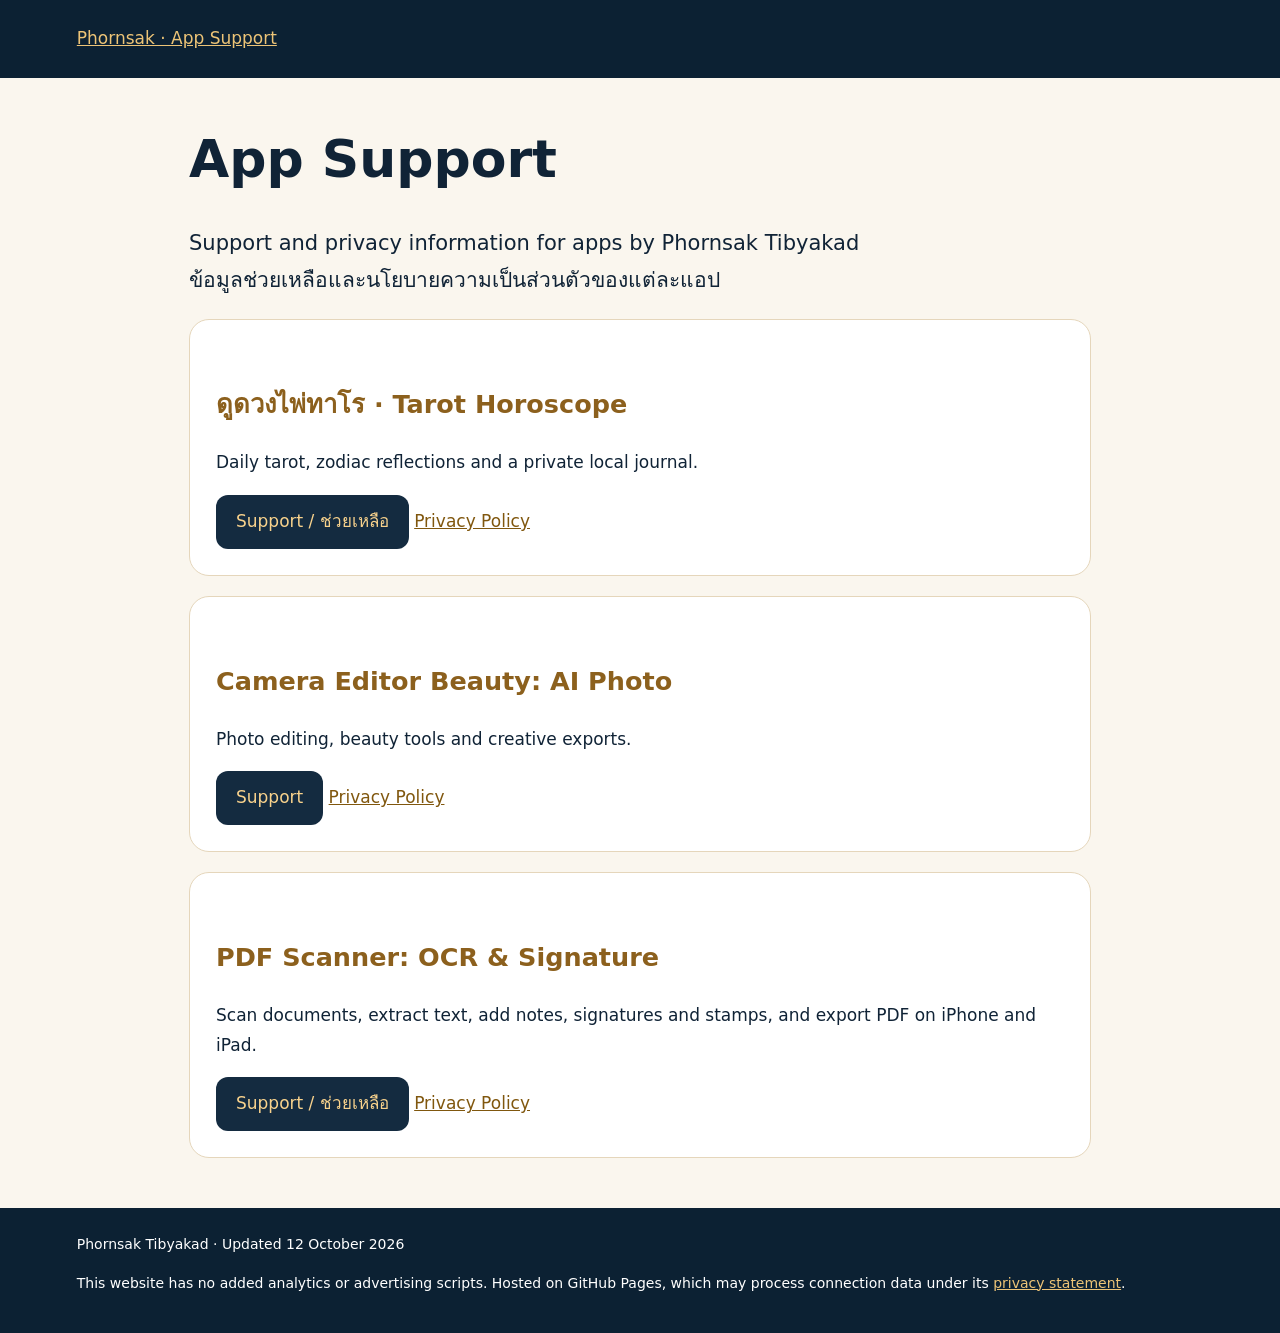
<file: index.html>
<!doctype html><html lang="en"><head><meta charset="utf-8"><meta name="viewport" content="width=device-width,initial-scale=1"><title>App Support · Phornsak Tibyakad</title><link rel="stylesheet" href="styles.css"></head><body><header><nav><a href="index.html">Phornsak · App Support</a></nav></header><main><h1>App Support</h1><p class="lead">Support and privacy information for apps by Phornsak Tibyakad<br>ข้อมูลช่วยเหลือและนโยบายความเป็นส่วนตัวของแต่ละแอป</p><section><h2>ดูดวงไพ่ทาโร · Tarot Horoscope</h2><p>Daily tarot, zodiac reflections and a private local journal.</p><a class="button" href="tarot-horoscope/support.html">Support / ช่วยเหลือ</a> <a href="tarot-horoscope/privacy.html">Privacy Policy</a></section><section><h2>Camera Editor Beauty: AI Photo</h2><p>Photo editing, beauty tools and creative exports.</p><a class="button" href="camera-editor-beauty/support.html">Support</a> <a href="camera-editor-beauty/privacy.html">Privacy Policy</a></section><section><h2>PDF Scanner: OCR &amp; Signature</h2><p>Scan documents, extract text, add notes, signatures and stamps, and export PDF on iPhone and iPad.</p><a class="button" href="scanner-pdf/support.html">Support / ช่วยเหลือ</a> <a href="scanner-pdf/privacy.html">Privacy Policy</a></section></main><footer>Phornsak Tibyakad · Updated 12 October 2026<p>This website has no added analytics or advertising scripts. Hosted on GitHub Pages, which may process connection data under its <a href="https://docs.github.com/en/site-policy/privacy-policies/github-general-privacy-statement">privacy statement</a>.</p></footer></body></html>
</file>
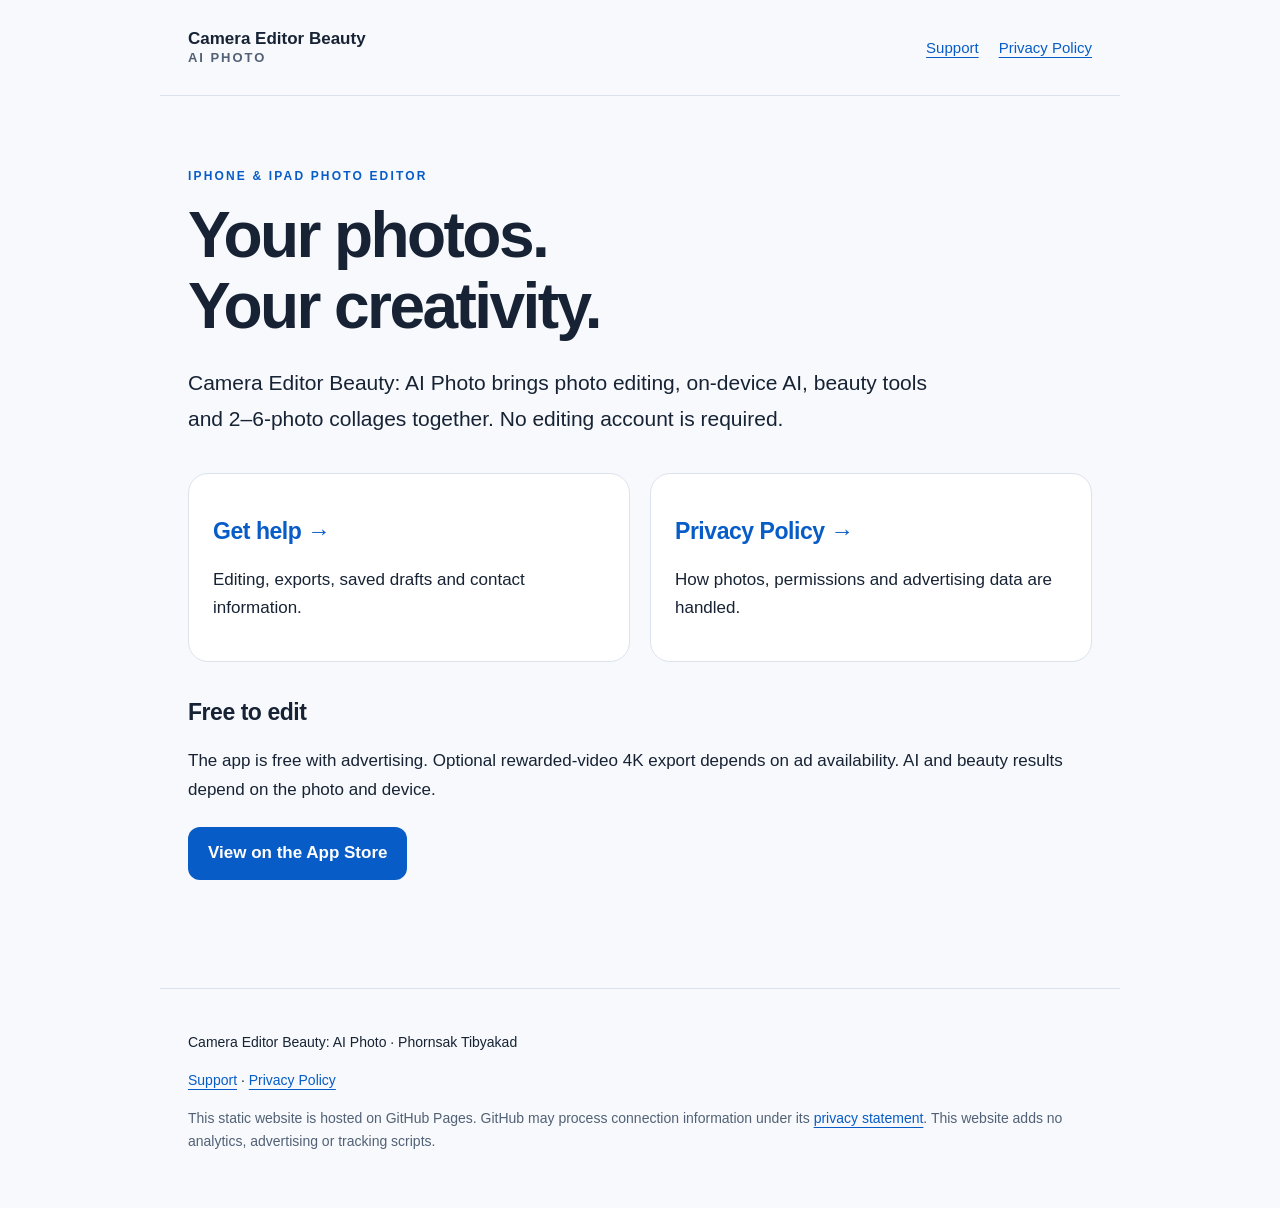
<file: camera-editor-beauty/index.html>
<!doctype html>
<html lang="en"><head><meta charset="utf-8"><meta name="viewport" content="width=device-width,initial-scale=1"><meta name="color-scheme" content="light dark"><meta name="description" content="Official privacy and support information for Camera Editor Beauty: AI Photo, an iPhone and iPad photo editor."><title>Privacy &amp; Support — Camera Editor Beauty: AI Photo</title><link rel="canonical" href="https://phornsak-t.github.io/camera-editor-beauty-support/"><link rel="stylesheet" href="styles.css"></head>
<body><header><a class="brand" href="index.html">Camera Editor Beauty<span>AI Photo</span></a><nav aria-label="Main navigation"><a href="support.html">Support</a><a href="privacy.html">Privacy Policy</a></nav></header><main><p class="eyebrow">IPHONE & IPAD PHOTO EDITOR</p><h1>Your photos.<br>Your creativity.</h1><p class="lead">Camera Editor Beauty: AI Photo brings photo editing, on-device AI, beauty tools and 2–6-photo collages together. No editing account is required.</p><div class="cards"><a class="card" href="support.html"><h2>Get help →</h2><p>Editing, exports, saved drafts and contact information.</p></a><a class="card" href="privacy.html"><h2>Privacy Policy →</h2><p>How photos, permissions and advertising data are handled.</p></a></div><section><h2>Free to edit</h2><p>The app is free with advertising. Optional rewarded-video 4K export depends on ad availability. AI and beauty results depend on the photo and device.</p><a class="button" href="https://apps.apple.com/app/id1072042658">View on the App Store</a></section></main><footer><p>Camera Editor Beauty: AI Photo · Phornsak Tibyakad</p><a href="support.html">Support</a> · <a href="privacy.html">Privacy Policy</a><p class="muted">This static website is hosted on GitHub Pages. GitHub may process connection information under its <a href="https://docs.github.com/en/site-policy/privacy-policies/github-general-privacy-statement">privacy statement</a>. This website adds no analytics, advertising or tracking scripts.</p></footer></body></html>
</file>
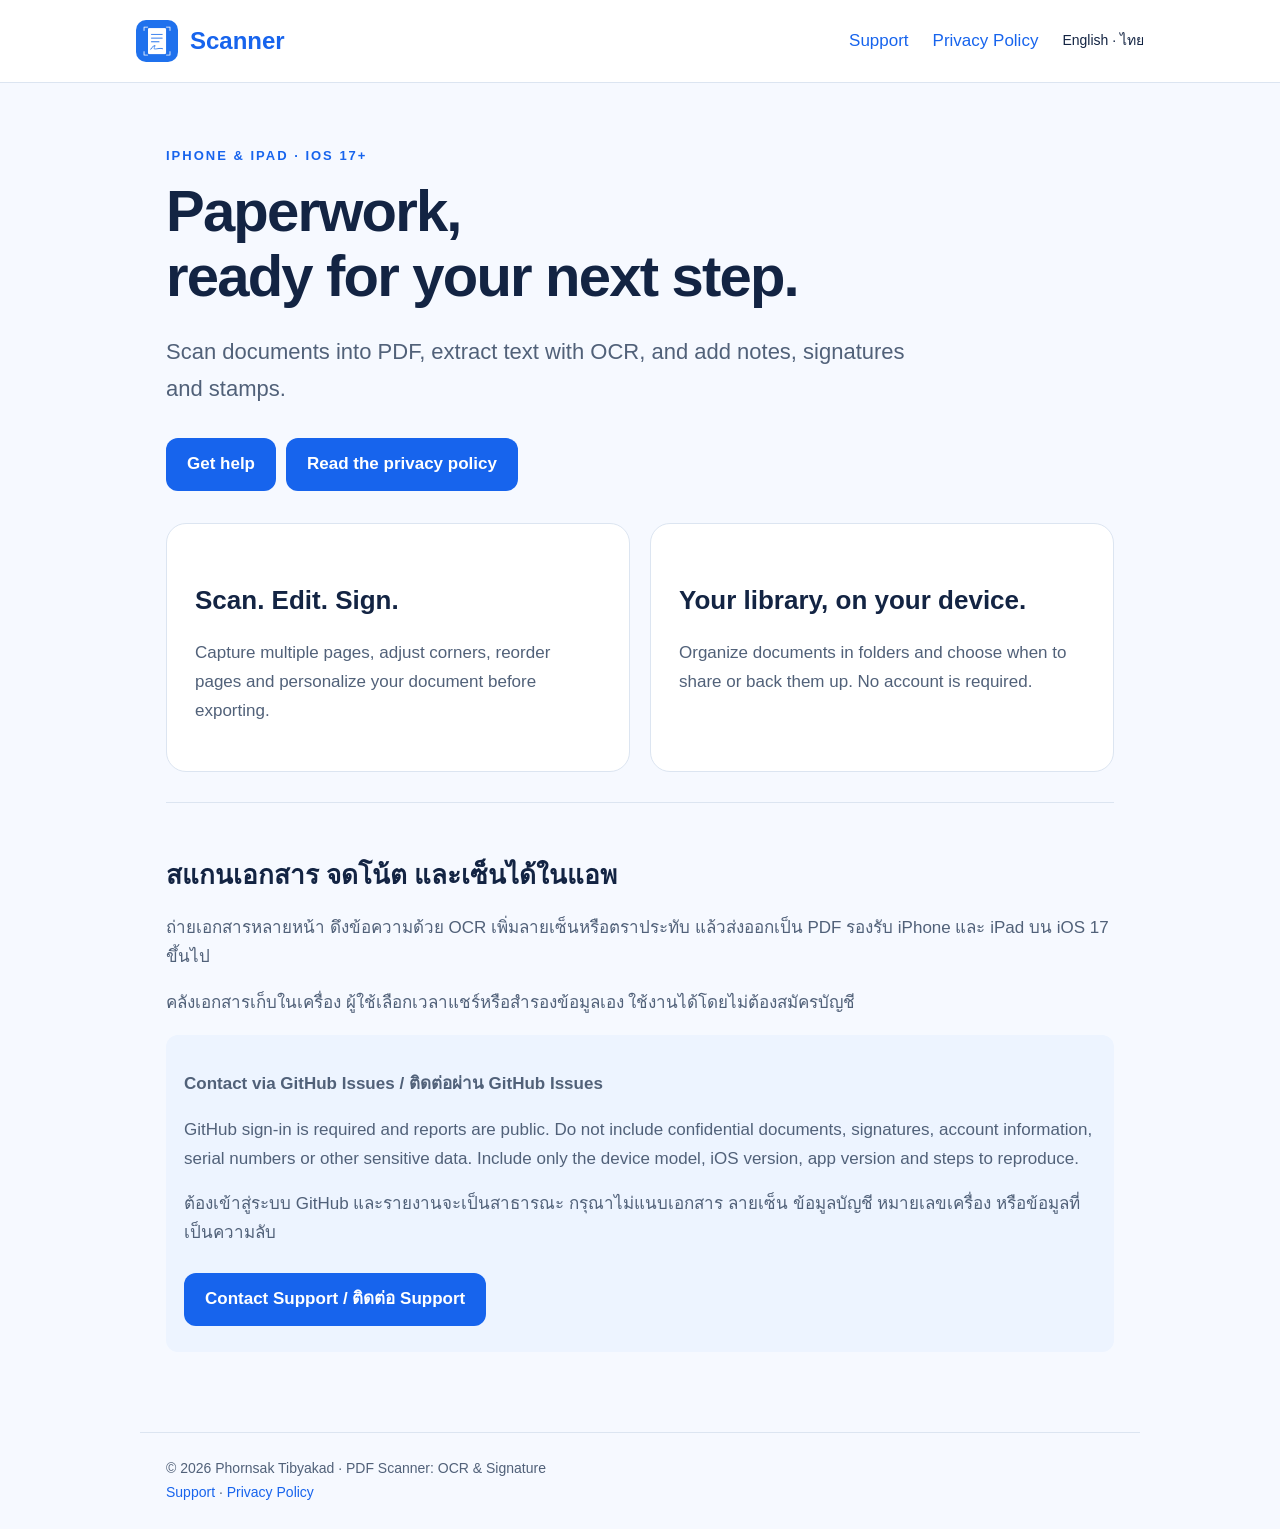
<file: scanner-pdf/index.html>
<!doctype html><html lang="en"><head><meta charset="utf-8"><meta name="viewport" content="width=device-width,initial-scale=1"><meta name="description" content="Support and privacy information for PDF Scanner: OCR & Signature on iPhone and iPad."><link rel="stylesheet" href="styles.css"><title>Scanner — Scanner</title><link rel="canonical" href="https://phornsak-t.github.io/app-support/scanner-pdf/index.html"></head><body><header><nav aria-label="Main navigation"><a class="brand" href="index.html"><img src="app-icon.png" alt="">Scanner</a><a href="support.html">Support</a><a href="privacy.html">Privacy Policy</a><span class="langs">English · ไทย</span></nav></header><main><div class="eyebrow">IPHONE & IPAD · IOS 17+</div><h1>Paperwork,<br>ready for your next step.</h1><p class="lead">Scan documents into PDF, extract text with OCR, and add notes, signatures and stamps.</p><a class="button" href="support.html">Get help</a><a class="button" href="privacy.html">Read the privacy policy</a><div class="grid"><section class="card"><h2>Scan. Edit. Sign.</h2><p>Capture multiple pages, adjust corners, reorder pages and personalize your document before exporting.</p></section><section class="card"><h2>Your library, on your device.</h2><p>Organize documents in folders and choose when to share or back them up. No account is required.</p></section></div><section class="thai" lang="th"><h2>สแกนเอกสาร จดโน้ต และเซ็นได้ในแอพ</h2><p>ถ่ายเอกสารหลายหน้า ดึงข้อความด้วย OCR เพิ่มลายเซ็นหรือตราประทับ แล้วส่งออกเป็น PDF รองรับ iPhone และ iPad บน iOS 17 ขึ้นไป</p><p>คลังเอกสารเก็บในเครื่อง ผู้ใช้เลือกเวลาแชร์หรือสำรองข้อมูลเอง ใช้งานได้โดยไม่ต้องสมัครบัญชี</p></section><div class="contact"><p><strong>Contact via GitHub Issues / ติดต่อผ่าน GitHub Issues</strong></p><p>GitHub sign-in is required and reports are public. Do not include confidential documents, signatures, account information, serial numbers or other sensitive data. Include only the device model, iOS version, app version and steps to reproduce.</p><p lang="th">ต้องเข้าสู่ระบบ GitHub และรายงานจะเป็นสาธารณะ กรุณาไม่แนบเอกสาร ลายเซ็น ข้อมูลบัญชี หมายเลขเครื่อง หรือข้อมูลที่เป็นความลับ</p><a class="button" href="https://github.com/phornsak-t/app-support/issues/new?title=%5BScanner%5D%20Support">Contact Support / ติดต่อ Support</a></div></main><footer>© 2026 Phornsak Tibyakad · PDF Scanner: OCR & Signature<br><a href="support.html">Support</a> · <a href="privacy.html">Privacy Policy</a></footer></body></html>
</file>
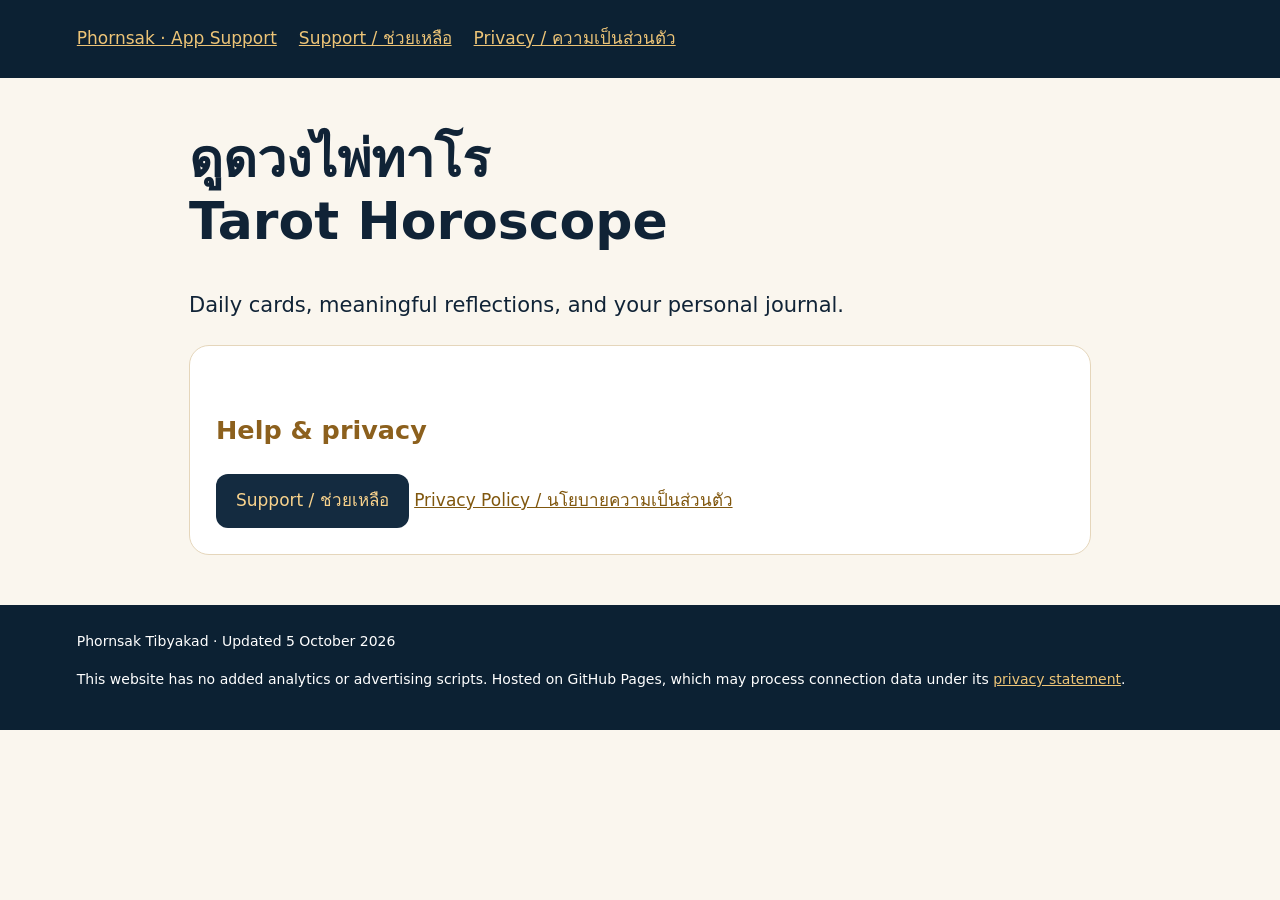
<file: tarot-horoscope/index.html>
<!doctype html><html lang="en"><head><meta charset="utf-8"><meta name="viewport" content="width=device-width,initial-scale=1"><title>Tarot Horoscope</title><link rel="stylesheet" href="../styles.css"></head><body><header><nav><a href="../index.html">Phornsak · App Support</a><a href="support.html">Support / ช่วยเหลือ</a><a href="privacy.html">Privacy / ความเป็นส่วนตัว</a></nav></header><main><h1>ดูดวงไพ่ทาโร<br>Tarot Horoscope</h1><p class="lead">Daily cards, meaningful reflections, and your personal journal.</p><section><h2>Help & privacy</h2><a class="button" href="support.html">Support / ช่วยเหลือ</a> <a href="privacy.html">Privacy Policy / นโยบายความเป็นส่วนตัว</a></section></main><footer>Phornsak Tibyakad · Updated 5 October 2026<p>This website has no added analytics or advertising scripts. Hosted on GitHub Pages, which may process connection data under its <a href="https://docs.github.com/en/site-policy/privacy-policies/github-general-privacy-statement">privacy statement</a>.</p></footer></body></html>
</file>
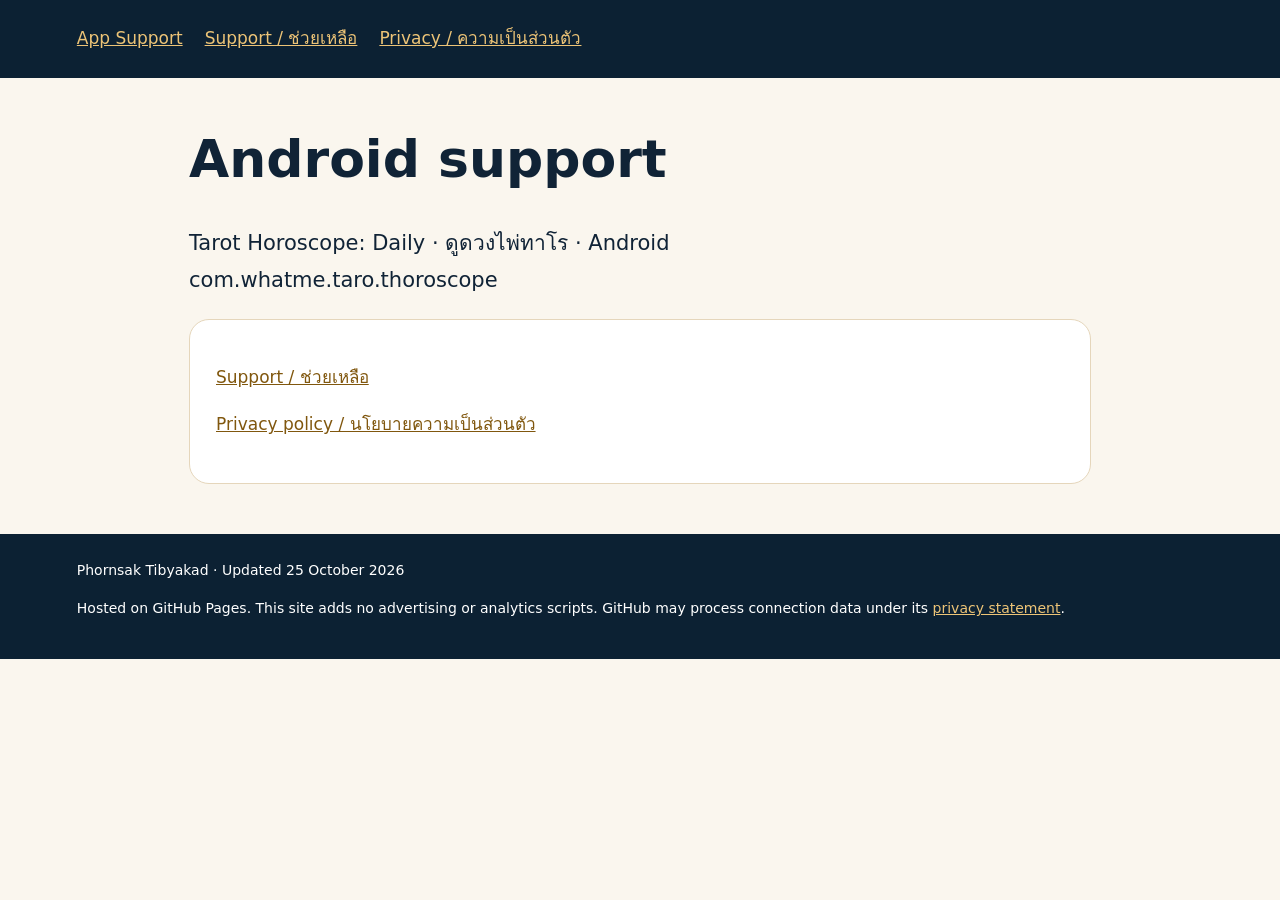
<file: tarot-horoscope/android/index.html>
<!doctype html><html lang="en"><head><meta charset="utf-8"><meta name="viewport" content="width=device-width,initial-scale=1"><title>Tarot Horoscope Android · Android support</title><link rel="stylesheet" href="../../styles.css"></head><body><header><nav><a href="../../index.html">App Support</a><a href="support.html">Support / ช่วยเหลือ</a><a href="privacy.html">Privacy / ความเป็นส่วนตัว</a></nav></header><main><h1>Android support</h1><p class="lead">Tarot Horoscope: Daily · ดูดวงไพ่ทาโร · Android<br>com.whatme.taro.thoroscope</p><section><p><a href="support.html">Support / ช่วยเหลือ</a></p><p><a href="privacy.html">Privacy policy / นโยบายความเป็นส่วนตัว</a></p></section></main><footer>Phornsak Tibyakad · Updated 25 October 2026<p>Hosted on GitHub Pages. This site adds no advertising or analytics scripts. GitHub may process connection data under its <a href="https://docs.github.com/en/site-policy/privacy-policies/github-general-privacy-statement">privacy statement</a>.</p></footer></body></html>
</file>
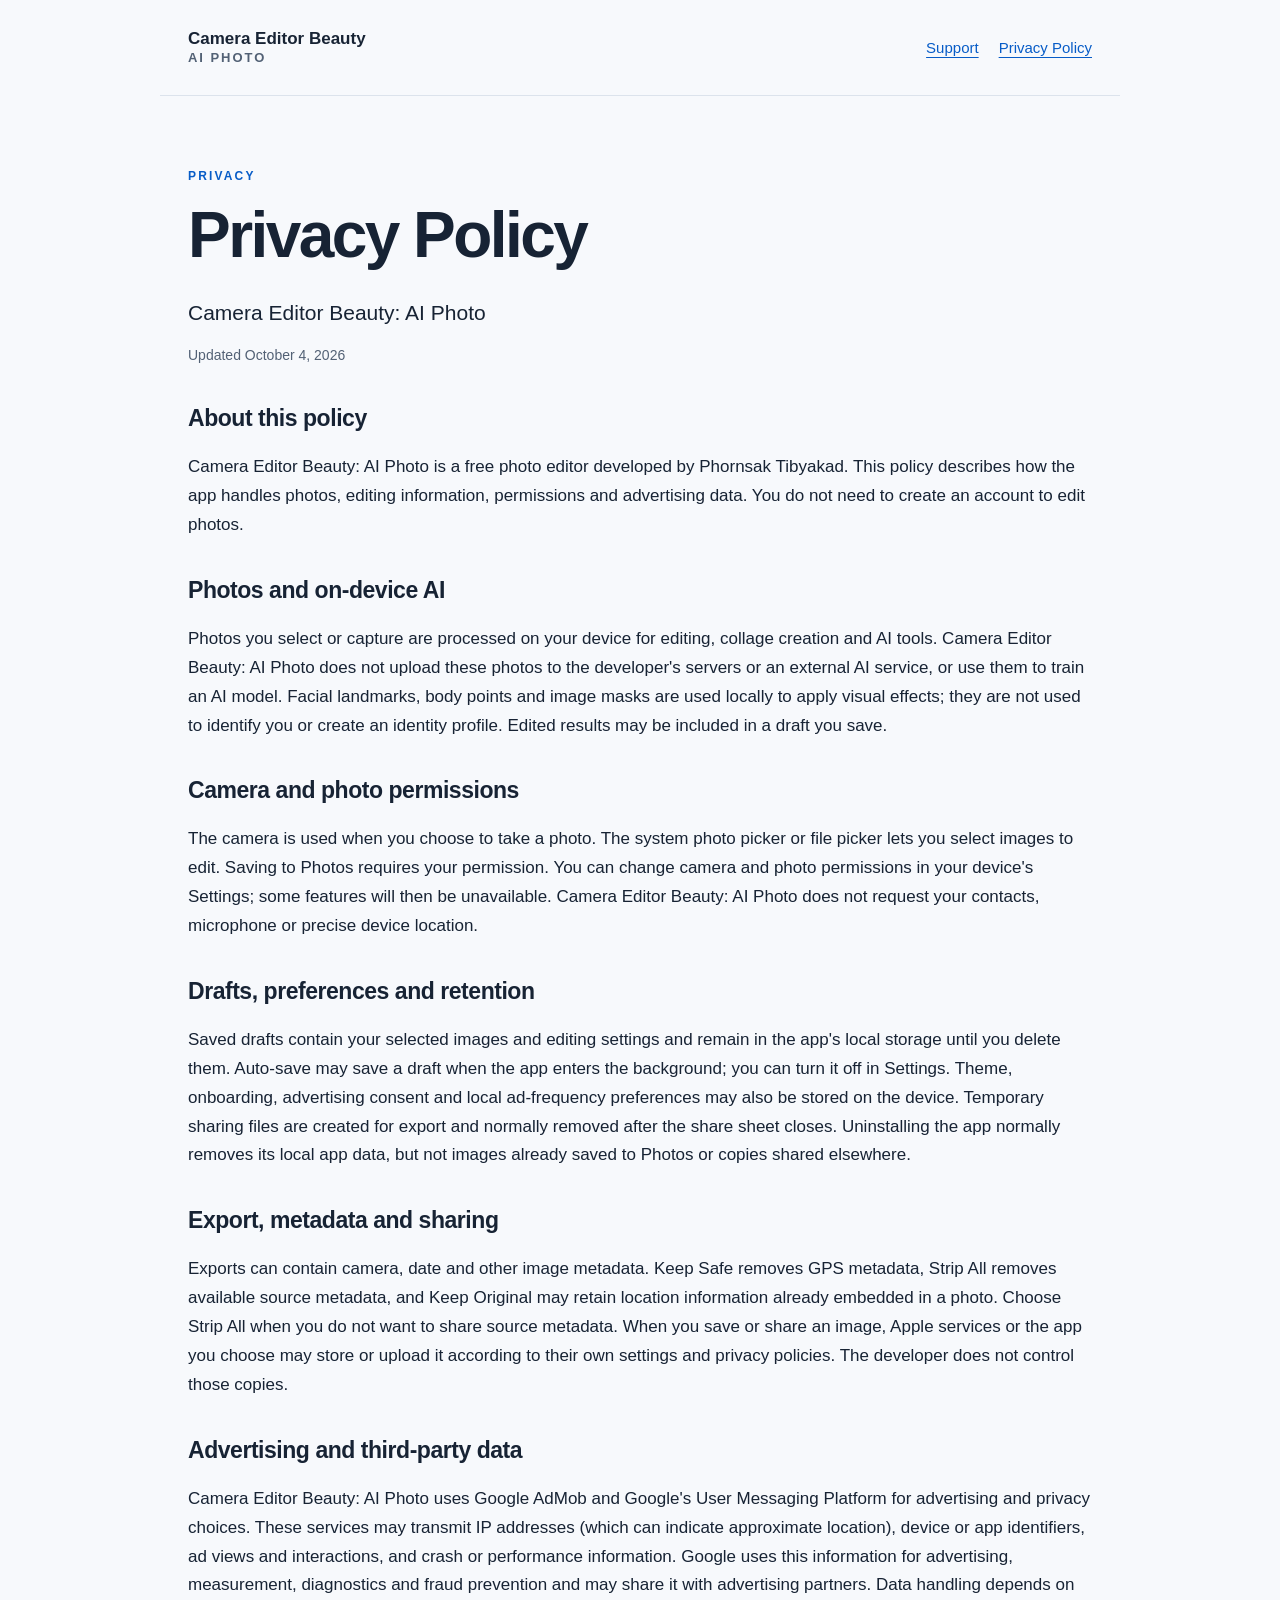
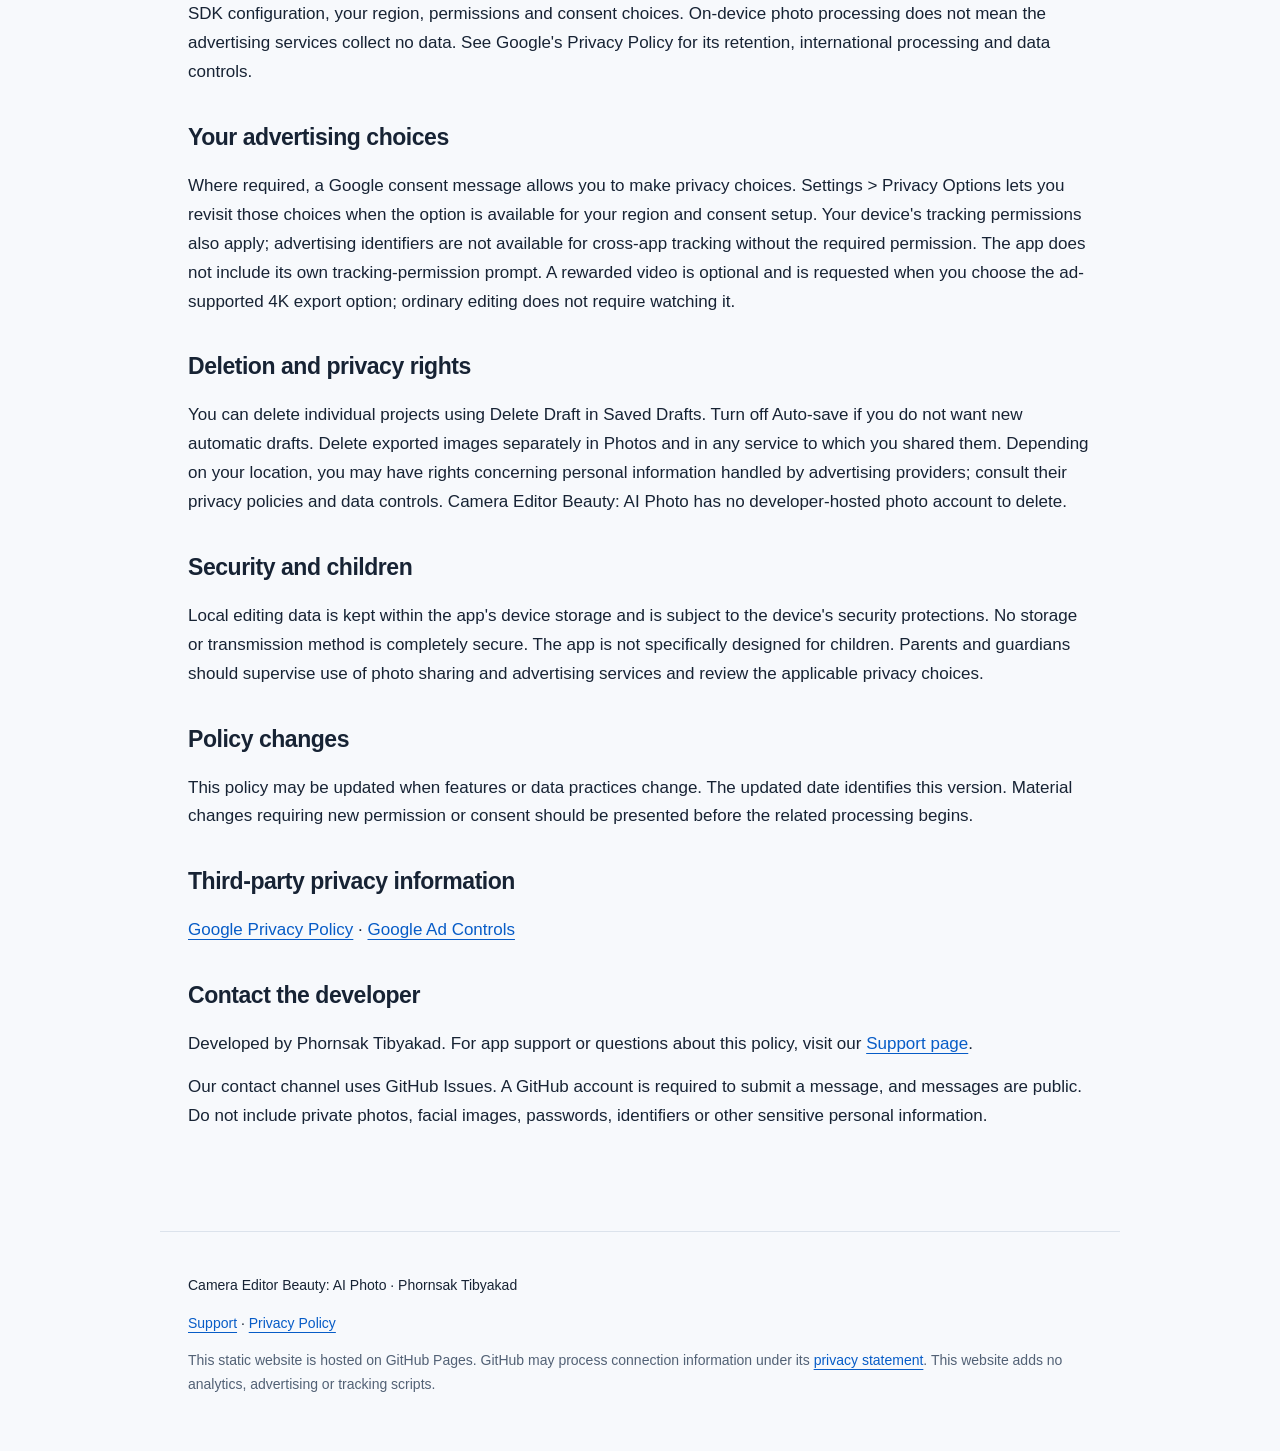
<file: camera-editor-beauty/privacy.html>
<!doctype html>
<html lang="en"><head><meta charset="utf-8"><meta name="viewport" content="width=device-width,initial-scale=1"><meta name="color-scheme" content="light dark"><meta name="description" content="Official privacy and support information for Camera Editor Beauty: AI Photo, an iPhone and iPad photo editor."><title>Privacy Policy — Camera Editor Beauty: AI Photo</title><link rel="canonical" href="https://phornsak-t.github.io/camera-editor-beauty-support/privacy.html"><link rel="stylesheet" href="styles.css"></head>
<body><header><a class="brand" href="index.html">Camera Editor Beauty<span>AI Photo</span></a><nav aria-label="Main navigation"><a href="support.html">Support</a><a href="privacy.html">Privacy Policy</a></nav></header><main><p class="eyebrow">PRIVACY</p><h1>Privacy Policy</h1><p class="lead">Camera Editor Beauty: AI Photo</p><p class="muted">Updated October 4, 2026</p><section><h2>About this policy</h2><p>Camera Editor Beauty: AI Photo is a free photo editor developed by Phornsak Tibyakad. This policy describes how the app handles photos, editing information, permissions and advertising data. You do not need to create an account to edit photos.</p></section>
<section><h2>Photos and on-device AI</h2><p>Photos you select or capture are processed on your device for editing, collage creation and AI tools. Camera Editor Beauty: AI Photo does not upload these photos to the developer's servers or an external AI service, or use them to train an AI model. Facial landmarks, body points and image masks are used locally to apply visual effects; they are not used to identify you or create an identity profile. Edited results may be included in a draft you save.</p></section>
<section><h2>Camera and photo permissions</h2><p>The camera is used when you choose to take a photo. The system photo picker or file picker lets you select images to edit. Saving to Photos requires your permission. You can change camera and photo permissions in your device's Settings; some features will then be unavailable. Camera Editor Beauty: AI Photo does not request your contacts, microphone or precise device location.</p></section>
<section><h2>Drafts, preferences and retention</h2><p>Saved drafts contain your selected images and editing settings and remain in the app's local storage until you delete them. Auto-save may save a draft when the app enters the background; you can turn it off in Settings. Theme, onboarding, advertising consent and local ad-frequency preferences may also be stored on the device. Temporary sharing files are created for export and normally removed after the share sheet closes. Uninstalling the app normally removes its local app data, but not images already saved to Photos or copies shared elsewhere.</p></section>
<section><h2>Export, metadata and sharing</h2><p>Exports can contain camera, date and other image metadata. Keep Safe removes GPS metadata, Strip All removes available source metadata, and Keep Original may retain location information already embedded in a photo. Choose Strip All when you do not want to share source metadata. When you save or share an image, Apple services or the app you choose may store or upload it according to their own settings and privacy policies. The developer does not control those copies.</p></section>
<section><h2>Advertising and third-party data</h2><p>Camera Editor Beauty: AI Photo uses Google AdMob and Google's User Messaging Platform for advertising and privacy choices. These services may transmit IP addresses (which can indicate approximate location), device or app identifiers, ad views and interactions, and crash or performance information. Google uses this information for advertising, measurement, diagnostics and fraud prevention and may share it with advertising partners. Data handling depends on SDK configuration, your region, permissions and consent choices. On-device photo processing does not mean the advertising services collect no data. See Google's Privacy Policy for its retention, international processing and data controls.</p></section>
<section><h2>Your advertising choices</h2><p>Where required, a Google consent message allows you to make privacy choices. Settings &gt; Privacy Options lets you revisit those choices when the option is available for your region and consent setup. Your device's tracking permissions also apply; advertising identifiers are not available for cross-app tracking without the required permission. The app does not include its own tracking-permission prompt. A rewarded video is optional and is requested when you choose the ad-supported 4K export option; ordinary editing does not require watching it.</p></section>
<section><h2>Deletion and privacy rights</h2><p>You can delete individual projects using Delete Draft in Saved Drafts. Turn off Auto-save if you do not want new automatic drafts. Delete exported images separately in Photos and in any service to which you shared them. Depending on your location, you may have rights concerning personal information handled by advertising providers; consult their privacy policies and data controls. Camera Editor Beauty: AI Photo has no developer-hosted photo account to delete.</p></section>
<section><h2>Security and children</h2><p>Local editing data is kept within the app's device storage and is subject to the device's security protections. No storage or transmission method is completely secure. The app is not specifically designed for children. Parents and guardians should supervise use of photo sharing and advertising services and review the applicable privacy choices.</p></section>
<section><h2>Policy changes</h2><p>This policy may be updated when features or data practices change. The updated date identifies this version. Material changes requiring new permission or consent should be presented before the related processing begins.</p></section><section><h2>Third-party privacy information</h2><p><a href="https://policies.google.com/privacy">Google Privacy Policy</a> · <a href="https://myadcenter.google.com/">Google Ad Controls</a></p></section><section><h2>Contact the developer</h2><p>Developed by Phornsak Tibyakad. For app support or questions about this policy, visit our <a href="support.html">Support page</a>.</p><p>Our contact channel uses GitHub Issues. A GitHub account is required to submit a message, and messages are public. Do not include private photos, facial images, passwords, identifiers or other sensitive personal information.</p></section></main><footer><p>Camera Editor Beauty: AI Photo · Phornsak Tibyakad</p><a href="support.html">Support</a> · <a href="privacy.html">Privacy Policy</a><p class="muted">This static website is hosted on GitHub Pages. GitHub may process connection information under its <a href="https://docs.github.com/en/site-policy/privacy-policies/github-general-privacy-statement">privacy statement</a>. This website adds no analytics, advertising or tracking scripts.</p></footer></body></html>
</file>
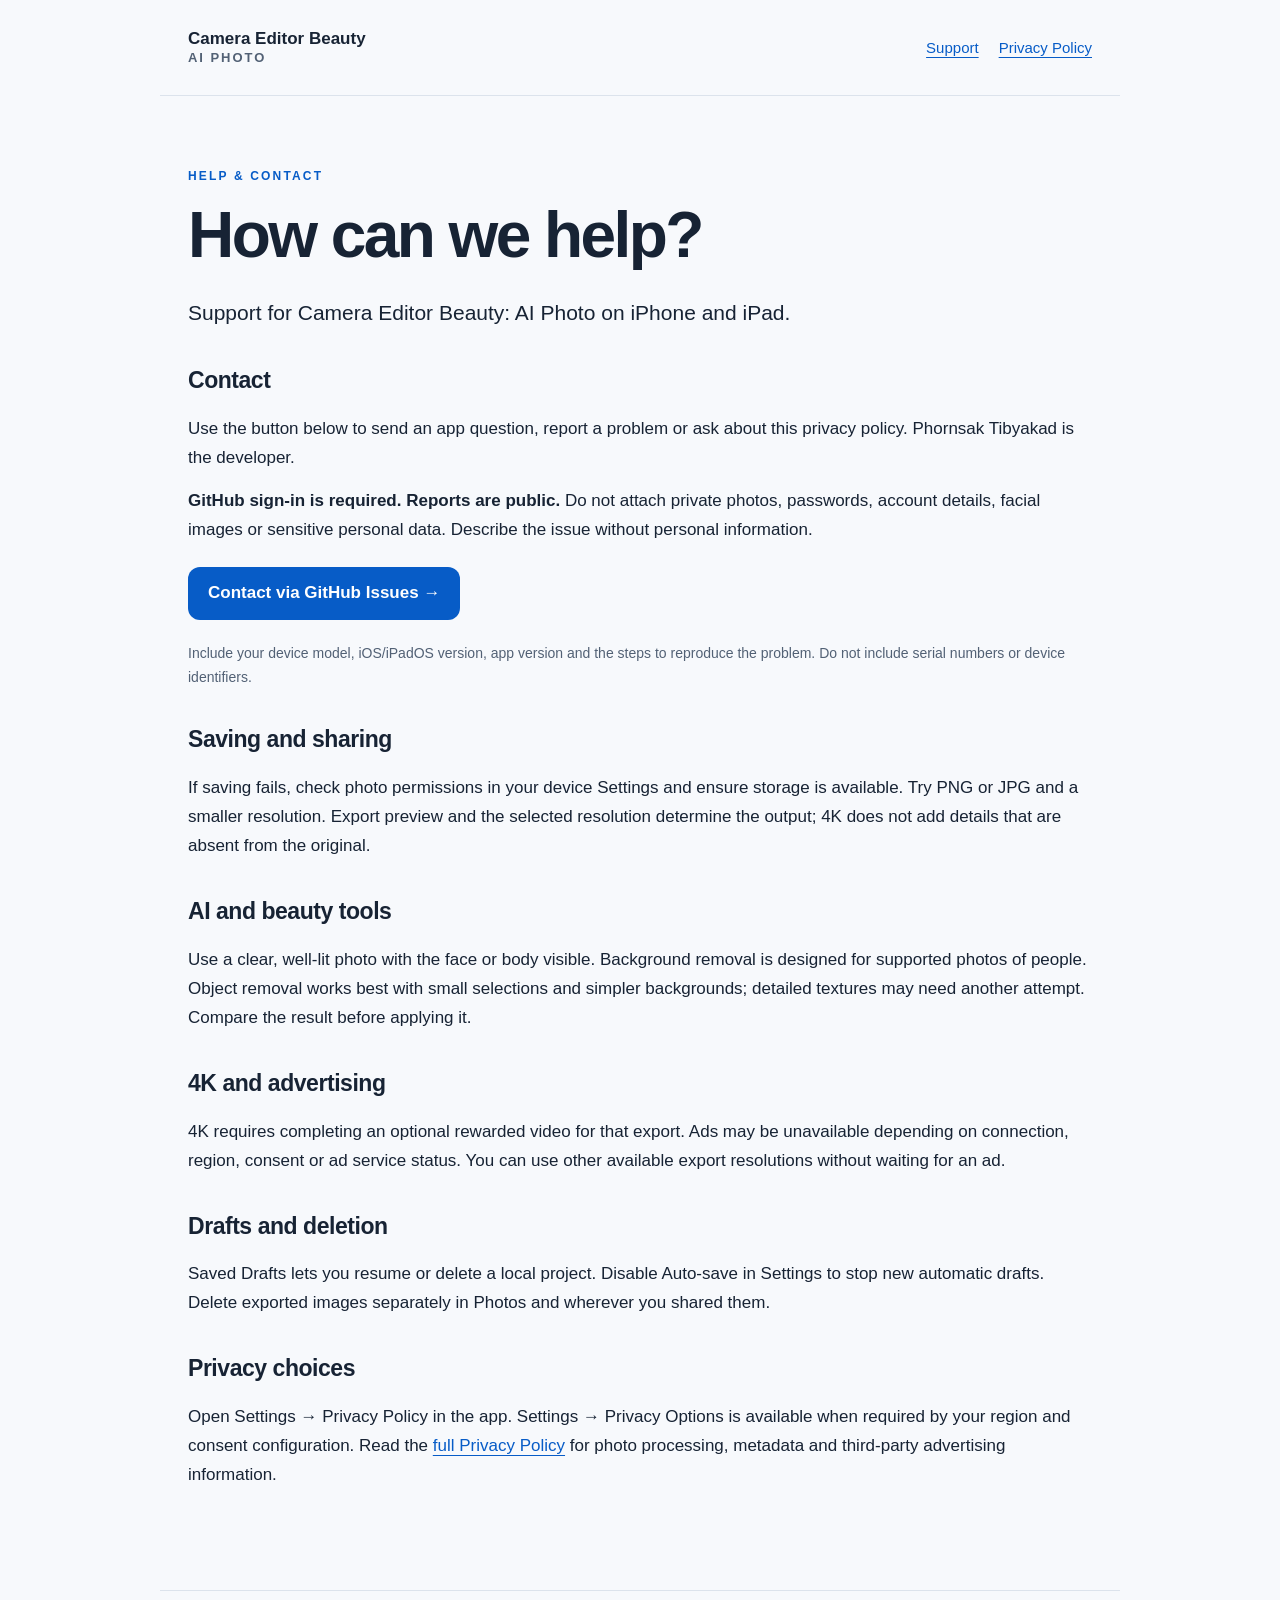
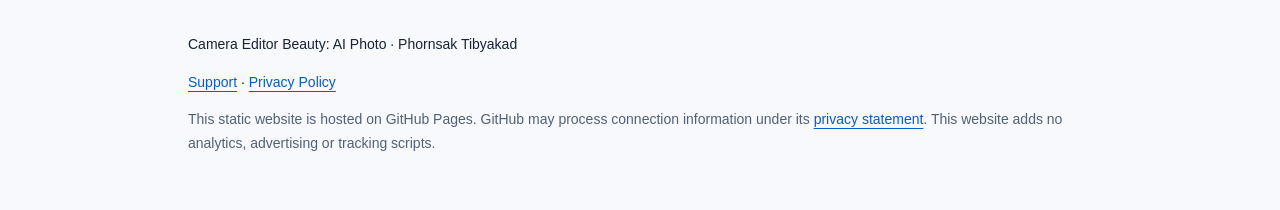
<file: camera-editor-beauty/support.html>
<!doctype html>
<html lang="en"><head><meta charset="utf-8"><meta name="viewport" content="width=device-width,initial-scale=1"><meta name="color-scheme" content="light dark"><meta name="description" content="Official privacy and support information for Camera Editor Beauty: AI Photo, an iPhone and iPad photo editor."><title>Support — Camera Editor Beauty: AI Photo</title><link rel="canonical" href="https://phornsak-t.github.io/camera-editor-beauty-support/support.html"><link rel="stylesheet" href="styles.css"></head>
<body><header><a class="brand" href="index.html">Camera Editor Beauty<span>AI Photo</span></a><nav aria-label="Main navigation"><a href="support.html">Support</a><a href="privacy.html">Privacy Policy</a></nav></header><main><p class="eyebrow">HELP & CONTACT</p><h1>How can we help?</h1><p class="lead">Support for Camera Editor Beauty: AI Photo on iPhone and iPad.</p><section><h2>Contact</h2><p>Use the button below to send an app question, report a problem or ask about this privacy policy. Phornsak Tibyakad is the developer.</p><p><strong>GitHub sign-in is required. Reports are public.</strong> Do not attach private photos, passwords, account details, facial images or sensitive personal data. Describe the issue without personal information.</p><a class="button" href="https://github.com/phornsak-t/camera-editor-beauty-support/issues/new">Contact via GitHub Issues →</a><p class="muted">Include your device model, iOS/iPadOS version, app version and the steps to reproduce the problem. Do not include serial numbers or device identifiers.</p></section><section><h2>Saving and sharing</h2><p>If saving fails, check photo permissions in your device Settings and ensure storage is available. Try PNG or JPG and a smaller resolution. Export preview and the selected resolution determine the output; 4K does not add details that are absent from the original.</p></section><section><h2>AI and beauty tools</h2><p>Use a clear, well-lit photo with the face or body visible. Background removal is designed for supported photos of people. Object removal works best with small selections and simpler backgrounds; detailed textures may need another attempt. Compare the result before applying it.</p></section><section><h2>4K and advertising</h2><p>4K requires completing an optional rewarded video for that export. Ads may be unavailable depending on connection, region, consent or ad service status. You can use other available export resolutions without waiting for an ad.</p></section><section><h2>Drafts and deletion</h2><p>Saved Drafts lets you resume or delete a local project. Disable Auto-save in Settings to stop new automatic drafts. Delete exported images separately in Photos and wherever you shared them.</p></section><section><h2>Privacy choices</h2><p>Open Settings → Privacy Policy in the app. Settings → Privacy Options is available when required by your region and consent configuration. Read the <a href="privacy.html">full Privacy Policy</a> for photo processing, metadata and third-party advertising information.</p></section></main><footer><p>Camera Editor Beauty: AI Photo · Phornsak Tibyakad</p><a href="support.html">Support</a> · <a href="privacy.html">Privacy Policy</a><p class="muted">This static website is hosted on GitHub Pages. GitHub may process connection information under its <a href="https://docs.github.com/en/site-policy/privacy-policies/github-general-privacy-statement">privacy statement</a>. This website adds no analytics, advertising or tracking scripts.</p></footer></body></html>
</file>
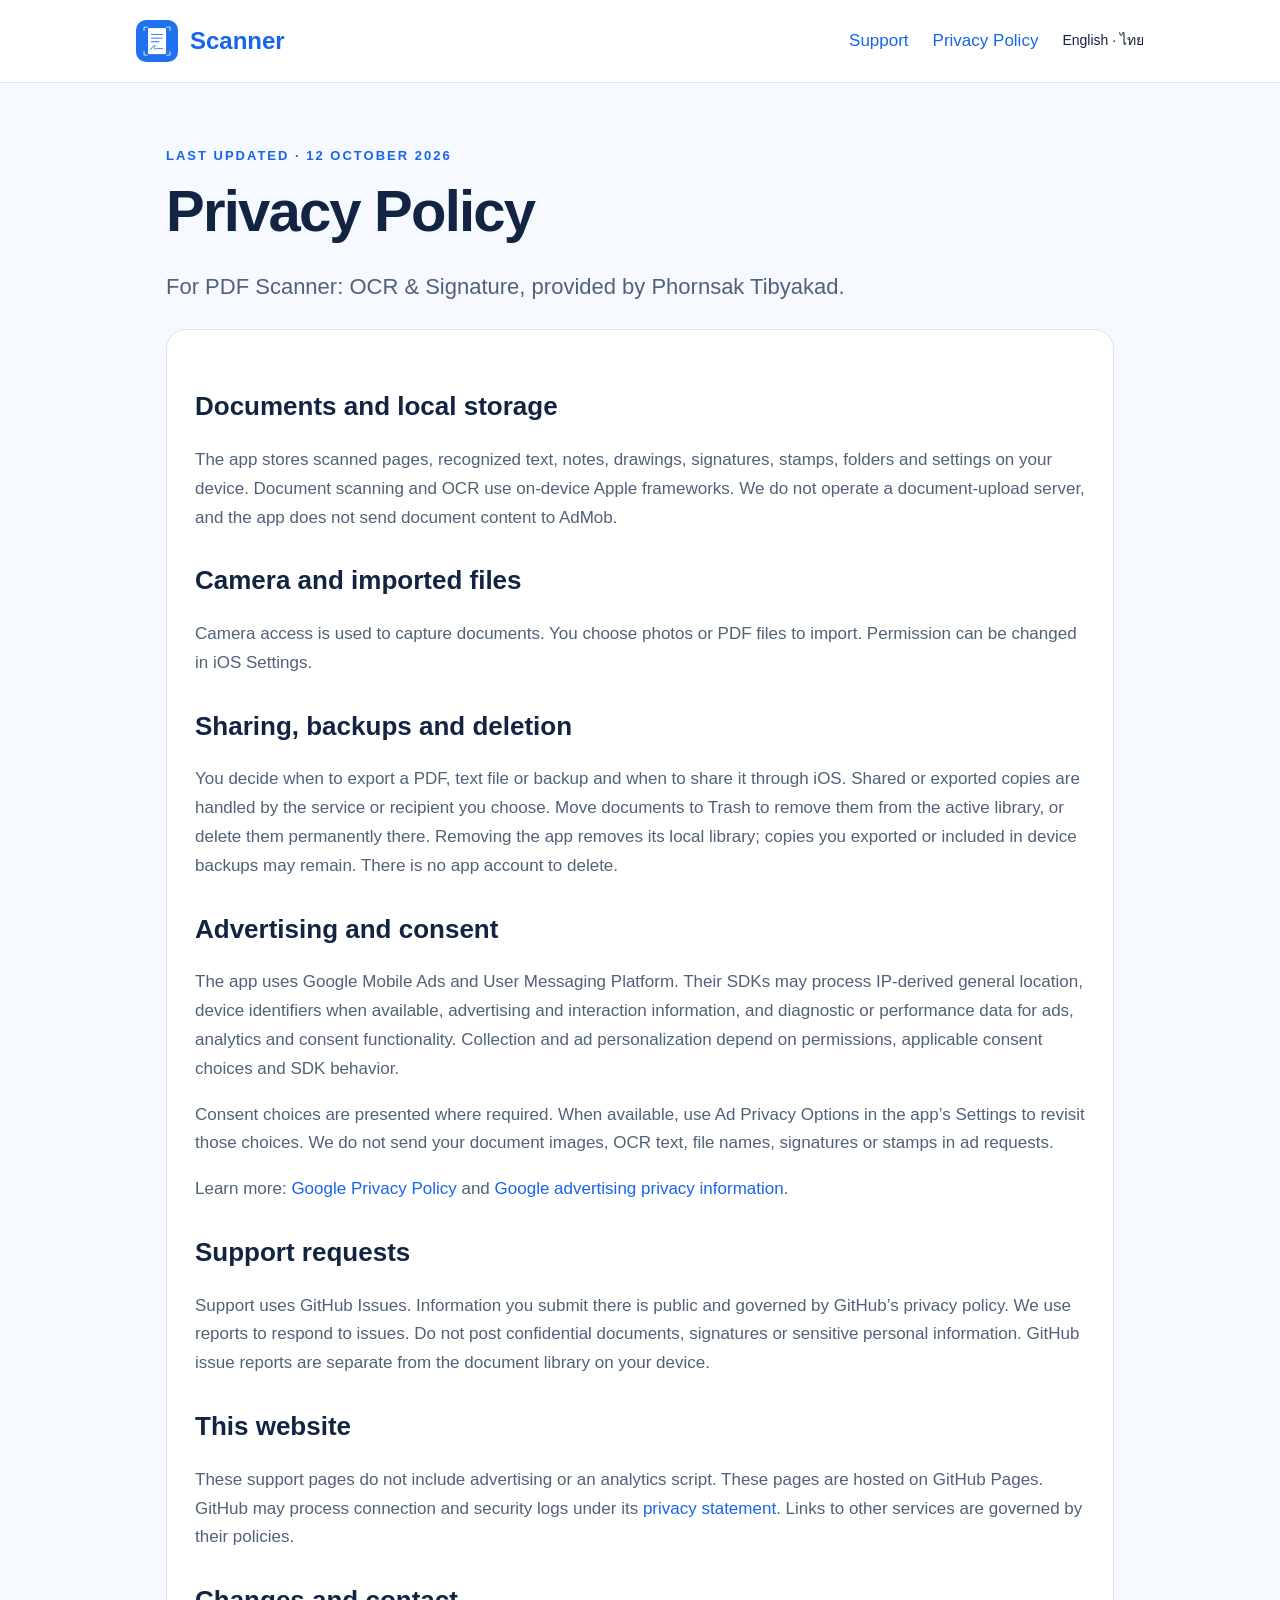
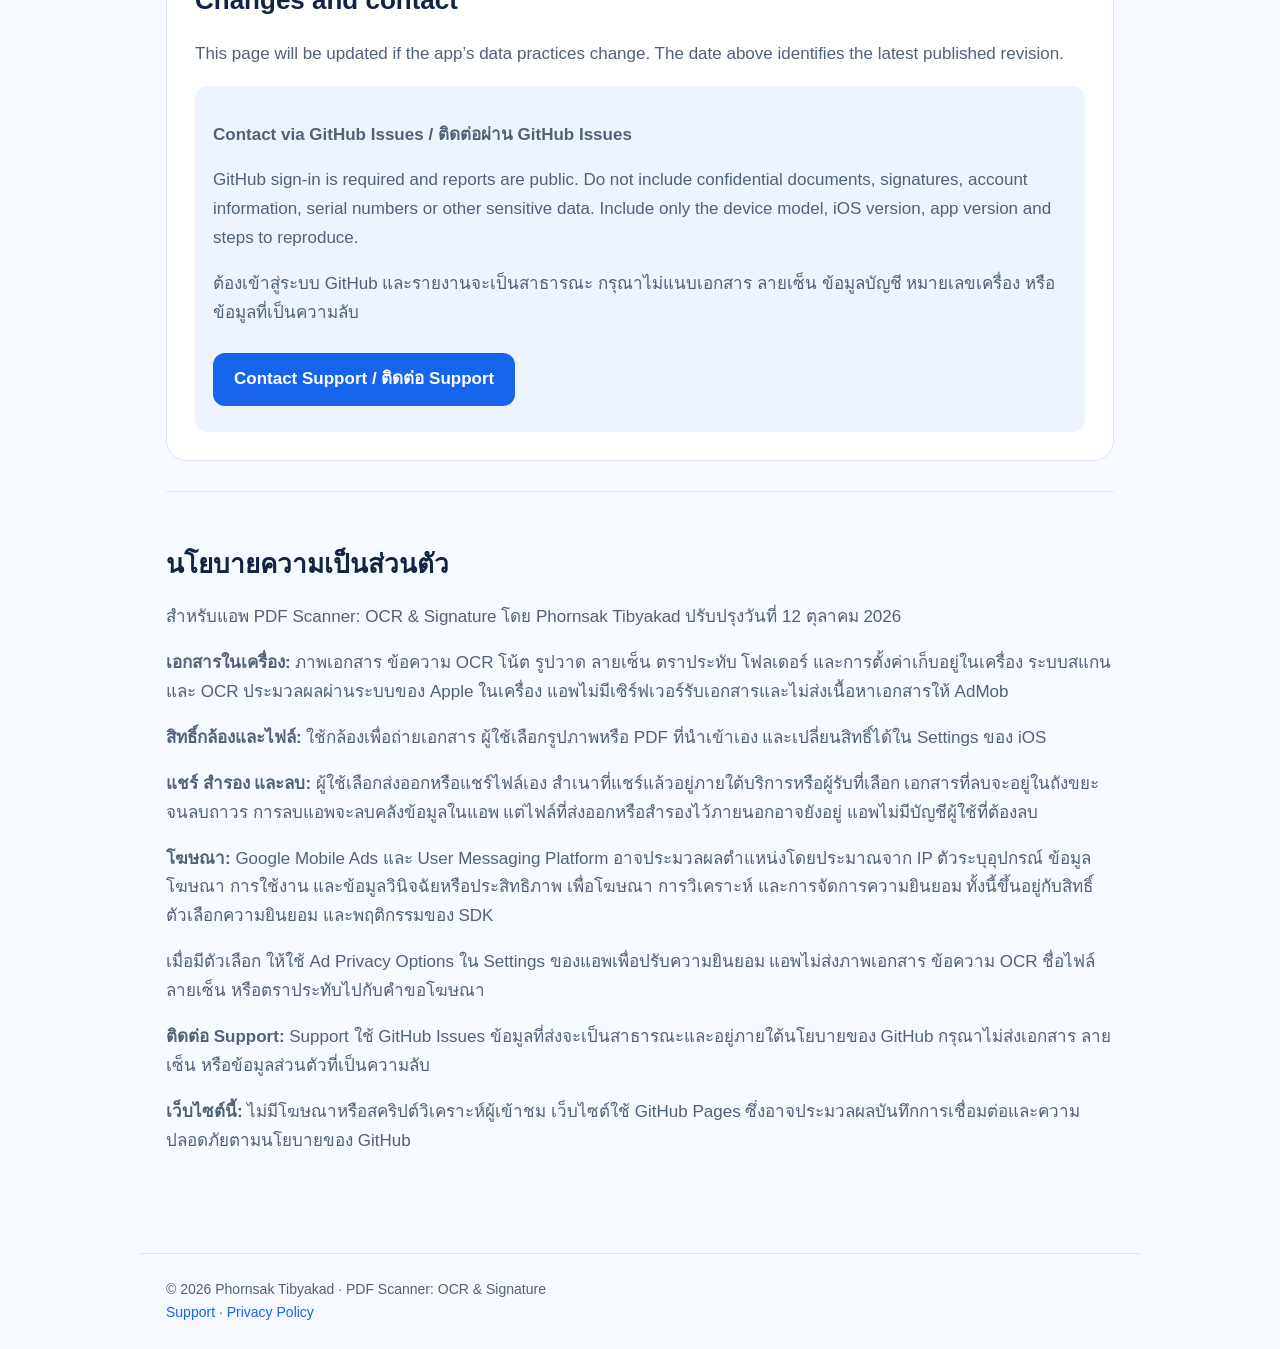
<file: scanner-pdf/privacy.html>
<!doctype html><html lang="en"><head><meta charset="utf-8"><meta name="viewport" content="width=device-width,initial-scale=1"><meta name="description" content="Support and privacy information for PDF Scanner: OCR & Signature on iPhone and iPad."><link rel="stylesheet" href="styles.css"><title>Privacy Policy — Scanner</title><link rel="canonical" href="https://phornsak-t.github.io/app-support/scanner-pdf/privacy.html"></head><body><header><nav aria-label="Main navigation"><a class="brand" href="index.html"><img src="app-icon.png" alt="">Scanner</a><a href="support.html">Support</a><a href="privacy.html">Privacy Policy</a><span class="langs">English · ไทย</span></nav></header><main><div class="eyebrow">LAST UPDATED · 12 OCTOBER 2026</div><h1>Privacy Policy</h1><p class="lead">For PDF Scanner: OCR & Signature, provided by Phornsak Tibyakad.</p><section class="card"><h2>Documents and local storage</h2><p>The app stores scanned pages, recognized text, notes, drawings, signatures, stamps, folders and settings on your device. Document scanning and OCR use on-device Apple frameworks. We do not operate a document-upload server, and the app does not send document content to AdMob.</p><h2>Camera and imported files</h2><p>Camera access is used to capture documents. You choose photos or PDF files to import. Permission can be changed in iOS Settings.</p><h2>Sharing, backups and deletion</h2><p>You decide when to export a PDF, text file or backup and when to share it through iOS. Shared or exported copies are handled by the service or recipient you choose. Move documents to Trash to remove them from the active library, or delete them permanently there. Removing the app removes its local library; copies you exported or included in device backups may remain. There is no app account to delete.</p><h2>Advertising and consent</h2><p>The app uses Google Mobile Ads and User Messaging Platform. Their SDKs may process IP-derived general location, device identifiers when available, advertising and interaction information, and diagnostic or performance data for ads, analytics and consent functionality. Collection and ad personalization depend on permissions, applicable consent choices and SDK behavior.</p><p>Consent choices are presented where required. When available, use Ad Privacy Options in the app’s Settings to revisit those choices. We do not send your document images, OCR text, file names, signatures or stamps in ad requests.</p><p>Learn more: <a href="https://policies.google.com/privacy">Google Privacy Policy</a> and <a href="https://policies.google.com/technologies/ads">Google advertising privacy information</a>.</p><h2>Support requests</h2><p>Support uses GitHub Issues. Information you submit there is public and governed by GitHub’s privacy policy. We use reports to respond to issues. Do not post confidential documents, signatures or sensitive personal information. GitHub issue reports are separate from the document library on your device.</p><h2>This website</h2><p>These support pages do not include advertising or an analytics script. These pages are hosted on GitHub Pages. GitHub may process connection and security logs under its <a href="https://docs.github.com/en/site-policy/privacy-policies/github-general-privacy-statement">privacy statement</a>. Links to other services are governed by their policies.</p><h2>Changes and contact</h2><p>This page will be updated if the app’s data practices change. The date above identifies the latest published revision.</p><div class="contact"><p><strong>Contact via GitHub Issues / ติดต่อผ่าน GitHub Issues</strong></p><p>GitHub sign-in is required and reports are public. Do not include confidential documents, signatures, account information, serial numbers or other sensitive data. Include only the device model, iOS version, app version and steps to reproduce.</p><p lang="th">ต้องเข้าสู่ระบบ GitHub และรายงานจะเป็นสาธารณะ กรุณาไม่แนบเอกสาร ลายเซ็น ข้อมูลบัญชี หมายเลขเครื่อง หรือข้อมูลที่เป็นความลับ</p><a class="button" href="https://github.com/phornsak-t/app-support/issues/new?title=%5BScanner%5D%20Support">Contact Support / ติดต่อ Support</a></div></section><section class="thai" lang="th"><h2>นโยบายความเป็นส่วนตัว</h2><p>สำหรับแอพ PDF Scanner: OCR & Signature โดย Phornsak Tibyakad ปรับปรุงวันที่ 12 ตุลาคม 2026</p><p><strong>เอกสารในเครื่อง:</strong> ภาพเอกสาร ข้อความ OCR โน้ต รูปวาด ลายเซ็น ตราประทับ โฟลเดอร์ และการตั้งค่าเก็บอยู่ในเครื่อง ระบบสแกนและ OCR ประมวลผลผ่านระบบของ Apple ในเครื่อง แอพไม่มีเซิร์ฟเวอร์รับเอกสารและไม่ส่งเนื้อหาเอกสารให้ AdMob</p><p><strong>สิทธิ์กล้องและไฟล์:</strong> ใช้กล้องเพื่อถ่ายเอกสาร ผู้ใช้เลือกรูปภาพหรือ PDF ที่นำเข้าเอง และเปลี่ยนสิทธิ์ได้ใน Settings ของ iOS</p><p><strong>แชร์ สำรอง และลบ:</strong> ผู้ใช้เลือกส่งออกหรือแชร์ไฟล์เอง สำเนาที่แชร์แล้วอยู่ภายใต้บริการหรือผู้รับที่เลือก เอกสารที่ลบจะอยู่ในถังขยะจนลบถาวร การลบแอพจะลบคลังข้อมูลในแอพ แต่ไฟล์ที่ส่งออกหรือสำรองไว้ภายนอกอาจยังอยู่ แอพไม่มีบัญชีผู้ใช้ที่ต้องลบ</p><p><strong>โฆษณา:</strong> Google Mobile Ads และ User Messaging Platform อาจประมวลผลตำแหน่งโดยประมาณจาก IP ตัวระบุอุปกรณ์ ข้อมูลโฆษณา การใช้งาน และข้อมูลวินิจฉัยหรือประสิทธิภาพ เพื่อโฆษณา การวิเคราะห์ และการจัดการความยินยอม ทั้งนี้ขึ้นอยู่กับสิทธิ์ ตัวเลือกความยินยอม และพฤติกรรมของ SDK</p><p>เมื่อมีตัวเลือก ให้ใช้ Ad Privacy Options ใน Settings ของแอพเพื่อปรับความยินยอม แอพไม่ส่งภาพเอกสาร ข้อความ OCR ชื่อไฟล์ ลายเซ็น หรือตราประทับไปกับคำขอโฆษณา</p><p><strong>ติดต่อ Support:</strong> Support ใช้ GitHub Issues ข้อมูลที่ส่งจะเป็นสาธารณะและอยู่ภายใต้นโยบายของ GitHub กรุณาไม่ส่งเอกสาร ลายเซ็น หรือข้อมูลส่วนตัวที่เป็นความลับ</p><p><strong>เว็บไซต์นี้:</strong> ไม่มีโฆษณาหรือสคริปต์วิเคราะห์ผู้เข้าชม เว็บไซต์ใช้ GitHub Pages ซึ่งอาจประมวลผลบันทึกการเชื่อมต่อและความปลอดภัยตามนโยบายของ GitHub</p></section></main><footer>© 2026 Phornsak Tibyakad · PDF Scanner: OCR & Signature<br><a href="support.html">Support</a> · <a href="privacy.html">Privacy Policy</a></footer></body></html>
</file>
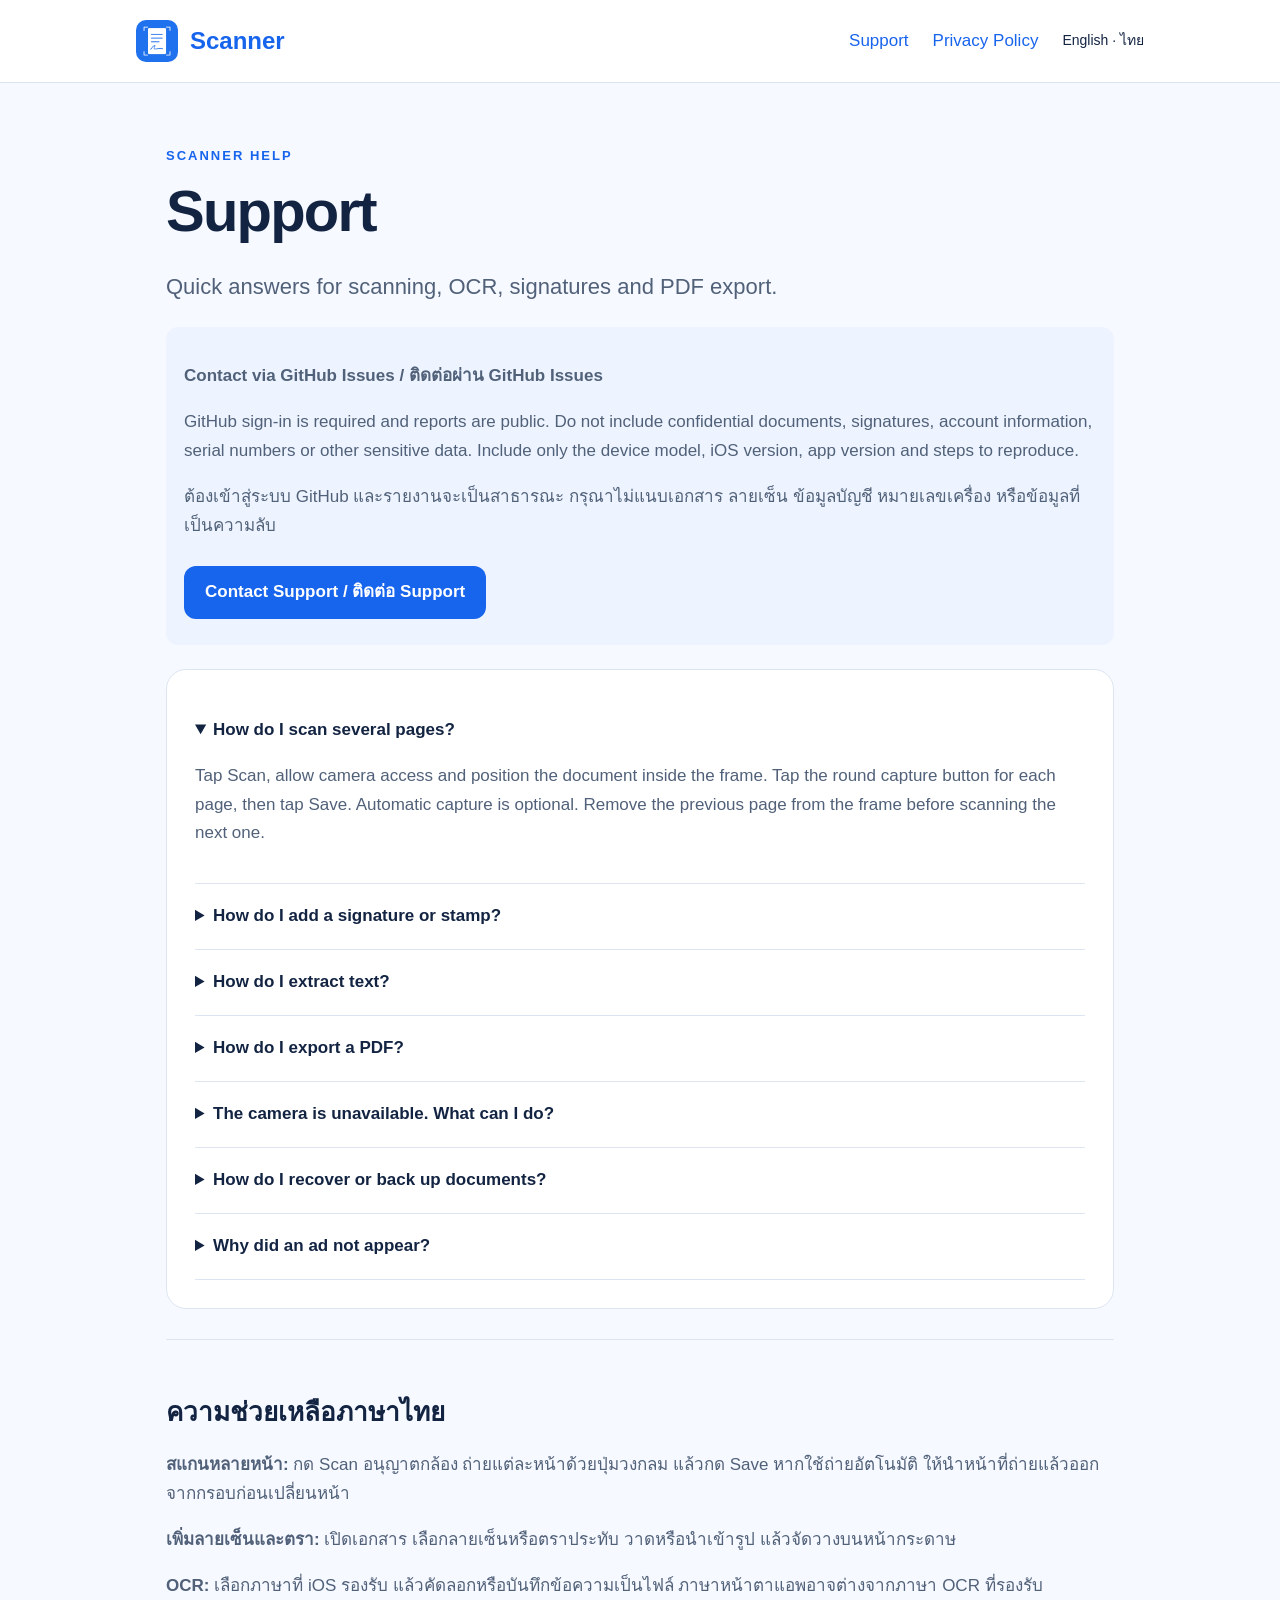
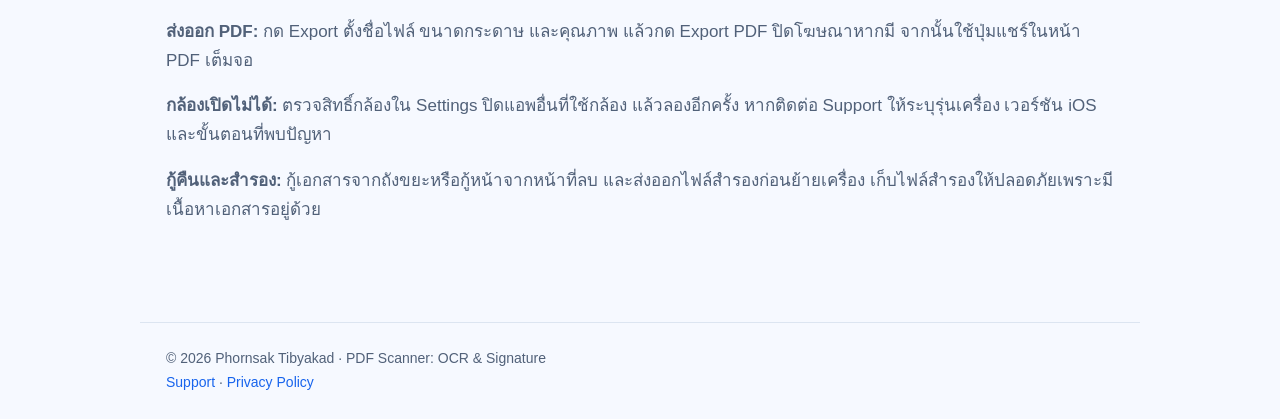
<file: scanner-pdf/support.html>
<!doctype html><html lang="en"><head><meta charset="utf-8"><meta name="viewport" content="width=device-width,initial-scale=1"><meta name="description" content="Support and privacy information for PDF Scanner: OCR & Signature on iPhone and iPad."><link rel="stylesheet" href="styles.css"><title>Support — Scanner</title><link rel="canonical" href="https://phornsak-t.github.io/app-support/scanner-pdf/support.html"></head><body><header><nav aria-label="Main navigation"><a class="brand" href="index.html"><img src="app-icon.png" alt="">Scanner</a><a href="support.html">Support</a><a href="privacy.html">Privacy Policy</a><span class="langs">English · ไทย</span></nav></header><main><div class="eyebrow">SCANNER HELP</div><h1>Support</h1><p class="lead">Quick answers for scanning, OCR, signatures and PDF export.</p><div class="contact"><p><strong>Contact via GitHub Issues / ติดต่อผ่าน GitHub Issues</strong></p><p>GitHub sign-in is required and reports are public. Do not include confidential documents, signatures, account information, serial numbers or other sensitive data. Include only the device model, iOS version, app version and steps to reproduce.</p><p lang="th">ต้องเข้าสู่ระบบ GitHub และรายงานจะเป็นสาธารณะ กรุณาไม่แนบเอกสาร ลายเซ็น ข้อมูลบัญชี หมายเลขเครื่อง หรือข้อมูลที่เป็นความลับ</p><a class="button" href="https://github.com/phornsak-t/app-support/issues/new?title=%5BScanner%5D%20Support">Contact Support / ติดต่อ Support</a></div><section class="card"><details open><summary>How do I scan several pages?</summary><p>Tap Scan, allow camera access and position the document inside the frame. Tap the round capture button for each page, then tap Save. Automatic capture is optional. Remove the previous page from the frame before scanning the next one.</p></details><details><summary>How do I add a signature or stamp?</summary><p>Open a document and choose Signature or Stamp. Draw a signature or import an image, then place it on the page. Select an annotation to move, resize, rotate or remove it. You can save signatures and stamps for reuse.</p></details><details><summary>How do I extract text?</summary><p>Open a document, tap OCR and choose a recognition language supported by your iOS version. Copy the result or save it to a text file. Interface languages and OCR languages are separate.</p></details><details><summary>How do I export a PDF?</summary><p>Tap Export, set the file name, paper size and quality, then tap Export PDF. An interstitial ad may appear. Close it to continue to the full-screen PDF preview, then use Share to save or send the file.</p></details><details><summary>The camera is unavailable. What can I do?</summary><p>Allow Camera access in iOS Settings for Scanner. Close other camera apps, return to Scanner and try again. You can also import photos or PDFs. If the issue continues, include your device model, iOS version and the step where it happens when contacting support.</p></details><details><summary>How do I recover or back up documents?</summary><p>Deleted documents can be restored from Trash. Deleted pages can be restored from Deleted Pages in the editor. Use the backup and restore options to export or import a backup file. Keep exported backups in a location you trust; they contain document content.</p></details><details><summary>Why did an ad not appear?</summary><p>Export continues if no ad is ready or available. Ads are subject to network availability, consent choices and a frequency limit. Where applicable, ad privacy options are available in Settings.</p></details></section><section class="thai" lang="th"><h2>ความช่วยเหลือภาษาไทย</h2><p><strong>สแกนหลายหน้า:</strong> กด Scan อนุญาตกล้อง ถ่ายแต่ละหน้าด้วยปุ่มวงกลม แล้วกด Save หากใช้ถ่ายอัตโนมัติ ให้นำหน้าที่ถ่ายแล้วออกจากกรอบก่อนเปลี่ยนหน้า</p><p><strong>เพิ่มลายเซ็นและตรา:</strong> เปิดเอกสาร เลือกลายเซ็นหรือตราประทับ วาดหรือนำเข้ารูป แล้วจัดวางบนหน้ากระดาษ</p><p><strong>OCR:</strong> เลือกภาษาที่ iOS รองรับ แล้วคัดลอกหรือบันทึกข้อความเป็นไฟล์ ภาษาหน้าตาแอพอาจต่างจากภาษา OCR ที่รองรับ</p><p><strong>ส่งออก PDF:</strong> กด Export ตั้งชื่อไฟล์ ขนาดกระดาษ และคุณภาพ แล้วกด Export PDF ปิดโฆษณาหากมี จากนั้นใช้ปุ่มแชร์ในหน้า PDF เต็มจอ</p><p><strong>กล้องเปิดไม่ได้:</strong> ตรวจสิทธิ์กล้องใน Settings ปิดแอพอื่นที่ใช้กล้อง แล้วลองอีกครั้ง หากติดต่อ Support ให้ระบุรุ่นเครื่อง เวอร์ชัน iOS และขั้นตอนที่พบปัญหา</p><p><strong>กู้คืนและสำรอง:</strong> กู้เอกสารจากถังขยะหรือกู้หน้าจากหน้าที่ลบ และส่งออกไฟล์สำรองก่อนย้ายเครื่อง เก็บไฟล์สำรองให้ปลอดภัยเพราะมีเนื้อหาเอกสารอยู่ด้วย</p></section></main><footer>© 2026 Phornsak Tibyakad · PDF Scanner: OCR & Signature<br><a href="support.html">Support</a> · <a href="privacy.html">Privacy Policy</a></footer></body></html>
</file>
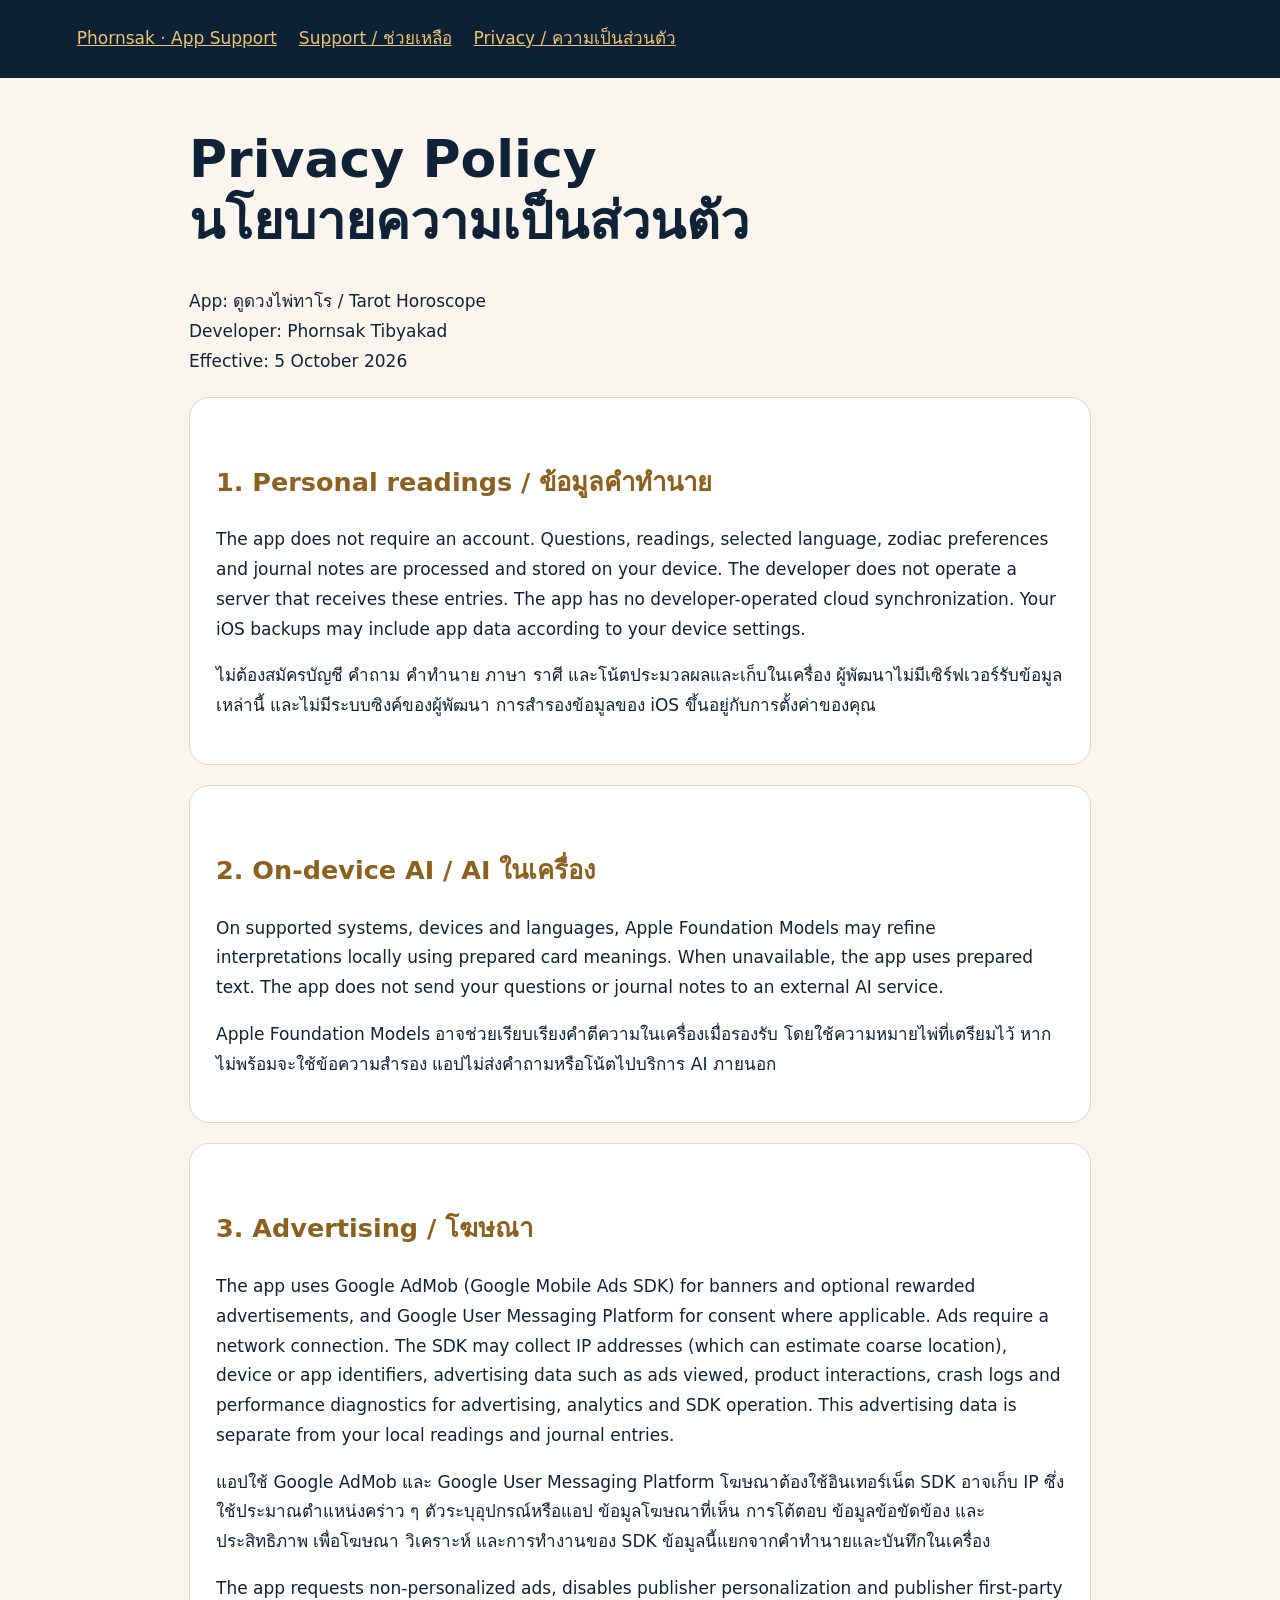
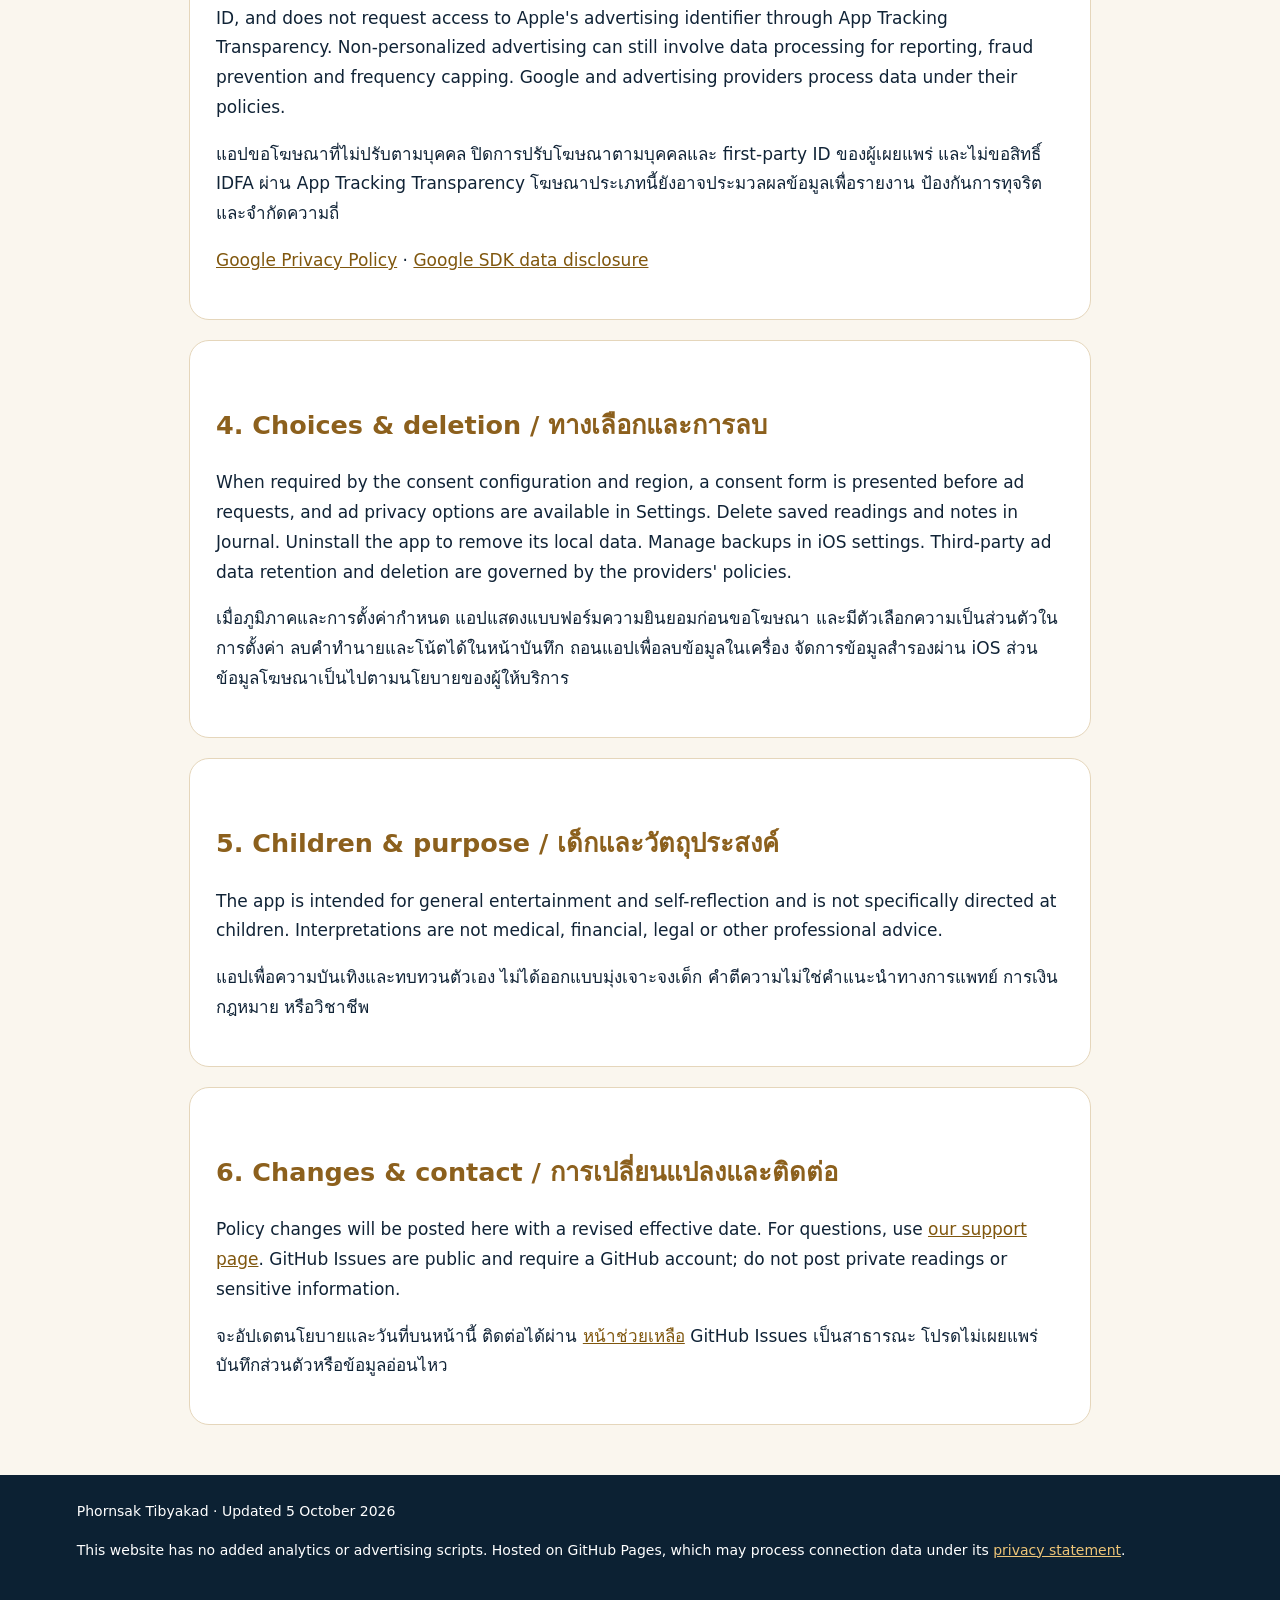
<file: tarot-horoscope/privacy.html>
<!doctype html><html lang="en"><head><meta charset="utf-8"><meta name="viewport" content="width=device-width,initial-scale=1"><title>Tarot Horoscope · Privacy Policy</title><link rel="stylesheet" href="../styles.css"></head><body><header><nav><a href="../index.html">Phornsak · App Support</a><a href="support.html">Support / ช่วยเหลือ</a><a href="privacy.html">Privacy / ความเป็นส่วนตัว</a></nav></header><main><h1>Privacy Policy<br>นโยบายความเป็นส่วนตัว</h1><p>App: ดูดวงไพ่ทาโร / Tarot Horoscope<br>Developer: Phornsak Tibyakad<br>Effective: 5 October 2026</p><section><h2>1. Personal readings / ข้อมูลคำทำนาย</h2><p>The app does not require an account. Questions, readings, selected language, zodiac preferences and journal notes are processed and stored on your device. The developer does not operate a server that receives these entries. The app has no developer-operated cloud synchronization. Your iOS backups may include app data according to your device settings.</p><p>ไม่ต้องสมัครบัญชี คำถาม คำทำนาย ภาษา ราศี และโน้ตประมวลผลและเก็บในเครื่อง ผู้พัฒนาไม่มีเซิร์ฟเวอร์รับข้อมูลเหล่านี้ และไม่มีระบบซิงค์ของผู้พัฒนา การสำรองข้อมูลของ iOS ขึ้นอยู่กับการตั้งค่าของคุณ</p></section><section><h2>2. On-device AI / AI ในเครื่อง</h2><p>On supported systems, devices and languages, Apple Foundation Models may refine interpretations locally using prepared card meanings. When unavailable, the app uses prepared text. The app does not send your questions or journal notes to an external AI service.</p><p>Apple Foundation Models อาจช่วยเรียบเรียงคำตีความในเครื่องเมื่อรองรับ โดยใช้ความหมายไพ่ที่เตรียมไว้ หากไม่พร้อมจะใช้ข้อความสำรอง แอปไม่ส่งคำถามหรือโน้ตไปบริการ AI ภายนอก</p></section><section><h2>3. Advertising / โฆษณา</h2><p>The app uses Google AdMob (Google Mobile Ads SDK) for banners and optional rewarded advertisements, and Google User Messaging Platform for consent where applicable. Ads require a network connection. The SDK may collect IP addresses (which can estimate coarse location), device or app identifiers, advertising data such as ads viewed, product interactions, crash logs and performance diagnostics for advertising, analytics and SDK operation. This advertising data is separate from your local readings and journal entries.</p><p>แอปใช้ Google AdMob และ Google User Messaging Platform โฆษณาต้องใช้อินเทอร์เน็ต SDK อาจเก็บ IP ซึ่งใช้ประมาณตำแหน่งคร่าว ๆ ตัวระบุอุปกรณ์หรือแอป ข้อมูลโฆษณาที่เห็น การโต้ตอบ ข้อมูลข้อขัดข้อง และประสิทธิภาพ เพื่อโฆษณา วิเคราะห์ และการทำงานของ SDK ข้อมูลนี้แยกจากคำทำนายและบันทึกในเครื่อง</p><p>The app requests non-personalized ads, disables publisher personalization and publisher first-party ID, and does not request access to Apple's advertising identifier through App Tracking Transparency. Non-personalized advertising can still involve data processing for reporting, fraud prevention and frequency capping. Google and advertising providers process data under their policies.</p><p>แอปขอโฆษณาที่ไม่ปรับตามบุคคล ปิดการปรับโฆษณาตามบุคคลและ first-party ID ของผู้เผยแพร่ และไม่ขอสิทธิ์ IDFA ผ่าน App Tracking Transparency โฆษณาประเภทนี้ยังอาจประมวลผลข้อมูลเพื่อรายงาน ป้องกันการทุจริต และจำกัดความถี่</p><p><a href="https://policies.google.com/privacy">Google Privacy Policy</a> · <a href="https://developers.google.com/admob/ios/privacy/data-disclosure">Google SDK data disclosure</a></p></section><section><h2>4. Choices & deletion / ทางเลือกและการลบ</h2><p>When required by the consent configuration and region, a consent form is presented before ad requests, and ad privacy options are available in Settings. Delete saved readings and notes in Journal. Uninstall the app to remove its local data. Manage backups in iOS settings. Third-party ad data retention and deletion are governed by the providers' policies.</p><p>เมื่อภูมิภาคและการตั้งค่ากำหนด แอปแสดงแบบฟอร์มความยินยอมก่อนขอโฆษณา และมีตัวเลือกความเป็นส่วนตัวในการตั้งค่า ลบคำทำนายและโน้ตได้ในหน้าบันทึก ถอนแอปเพื่อลบข้อมูลในเครื่อง จัดการข้อมูลสำรองผ่าน iOS ส่วนข้อมูลโฆษณาเป็นไปตามนโยบายของผู้ให้บริการ</p></section><section><h2>5. Children & purpose / เด็กและวัตถุประสงค์</h2><p>The app is intended for general entertainment and self-reflection and is not specifically directed at children. Interpretations are not medical, financial, legal or other professional advice.</p><p>แอปเพื่อความบันเทิงและทบทวนตัวเอง ไม่ได้ออกแบบมุ่งเจาะจงเด็ก คำตีความไม่ใช่คำแนะนำทางการแพทย์ การเงิน กฎหมาย หรือวิชาชีพ</p></section><section><h2>6. Changes & contact / การเปลี่ยนแปลงและติดต่อ</h2><p>Policy changes will be posted here with a revised effective date. For questions, use <a href="support.html">our support page</a>. GitHub Issues are public and require a GitHub account; do not post private readings or sensitive information.</p><p>จะอัปเดตนโยบายและวันที่บนหน้านี้ ติดต่อได้ผ่าน <a href="support.html">หน้าช่วยเหลือ</a> GitHub Issues เป็นสาธารณะ โปรดไม่เผยแพร่บันทึกส่วนตัวหรือข้อมูลอ่อนไหว</p></section></main><footer>Phornsak Tibyakad · Updated 5 October 2026<p>This website has no added analytics or advertising scripts. Hosted on GitHub Pages, which may process connection data under its <a href="https://docs.github.com/en/site-policy/privacy-policies/github-general-privacy-statement">privacy statement</a>.</p></footer></body></html>
</file>
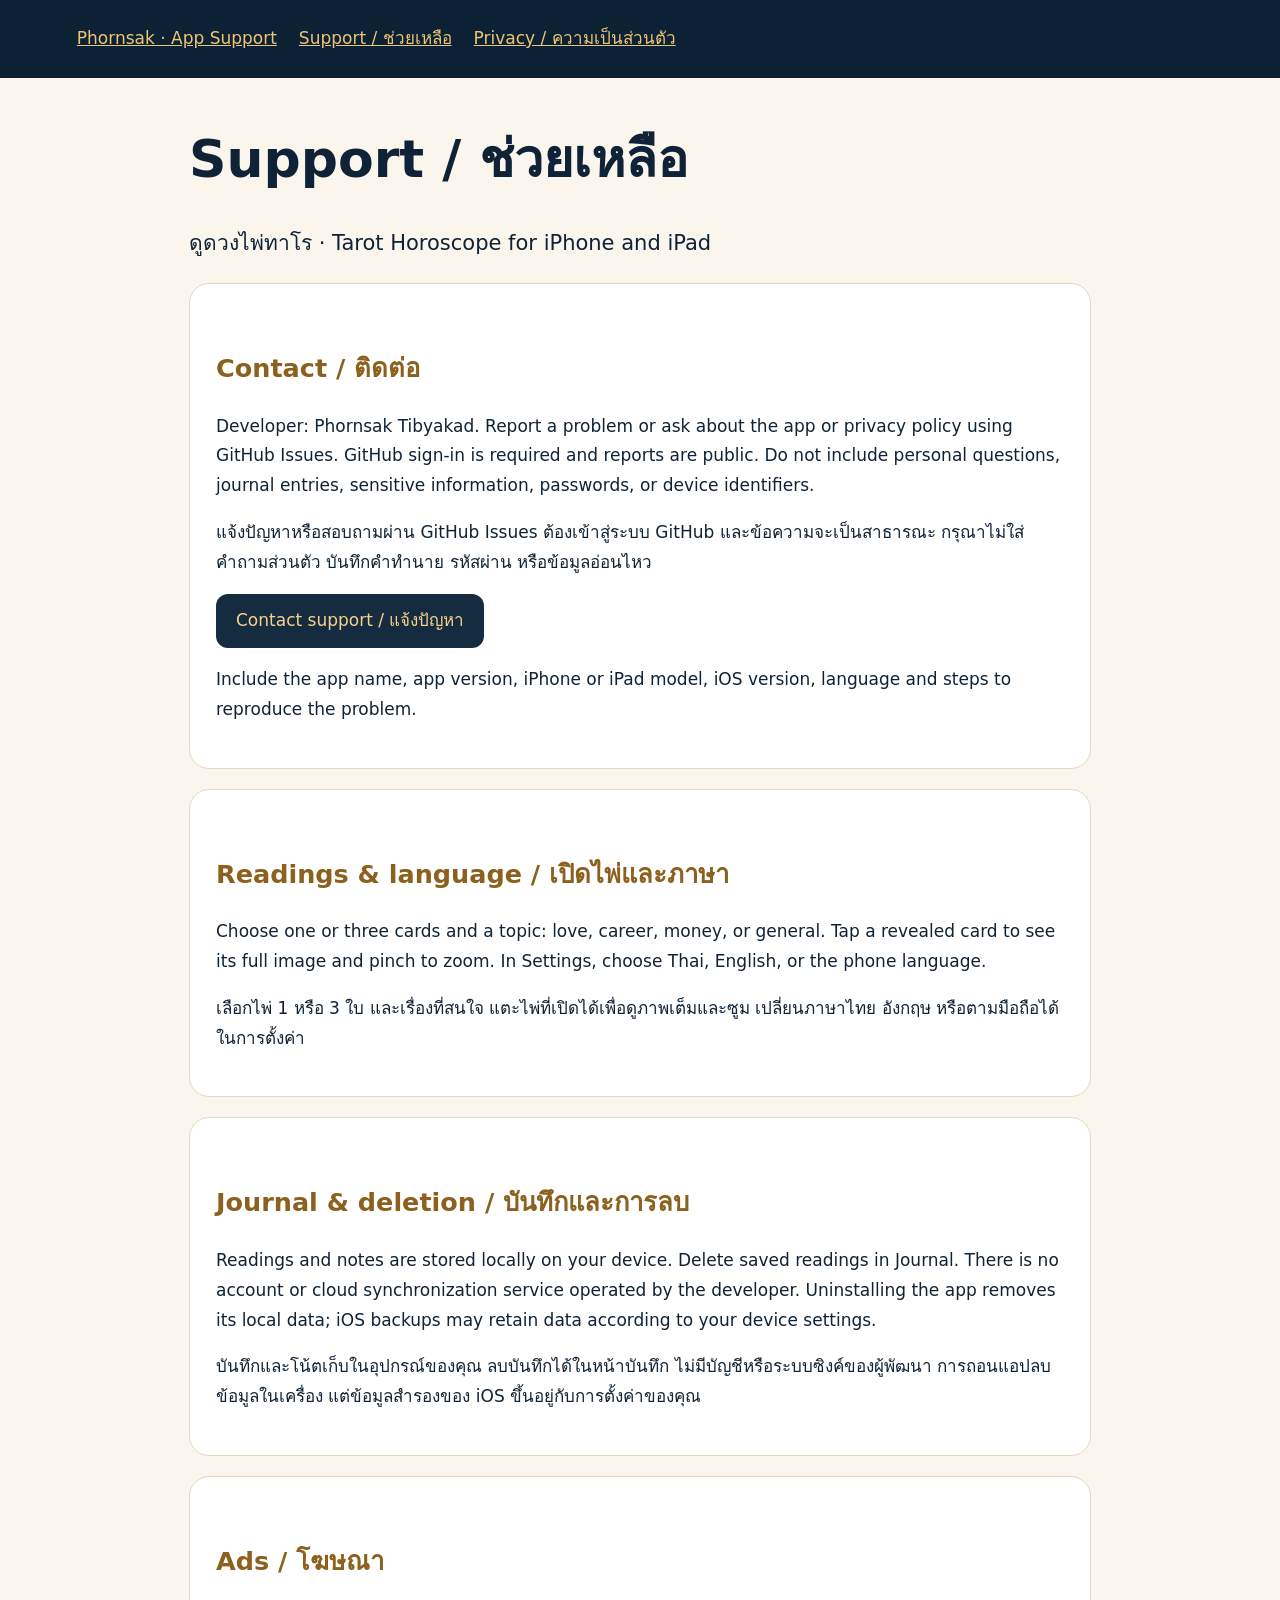
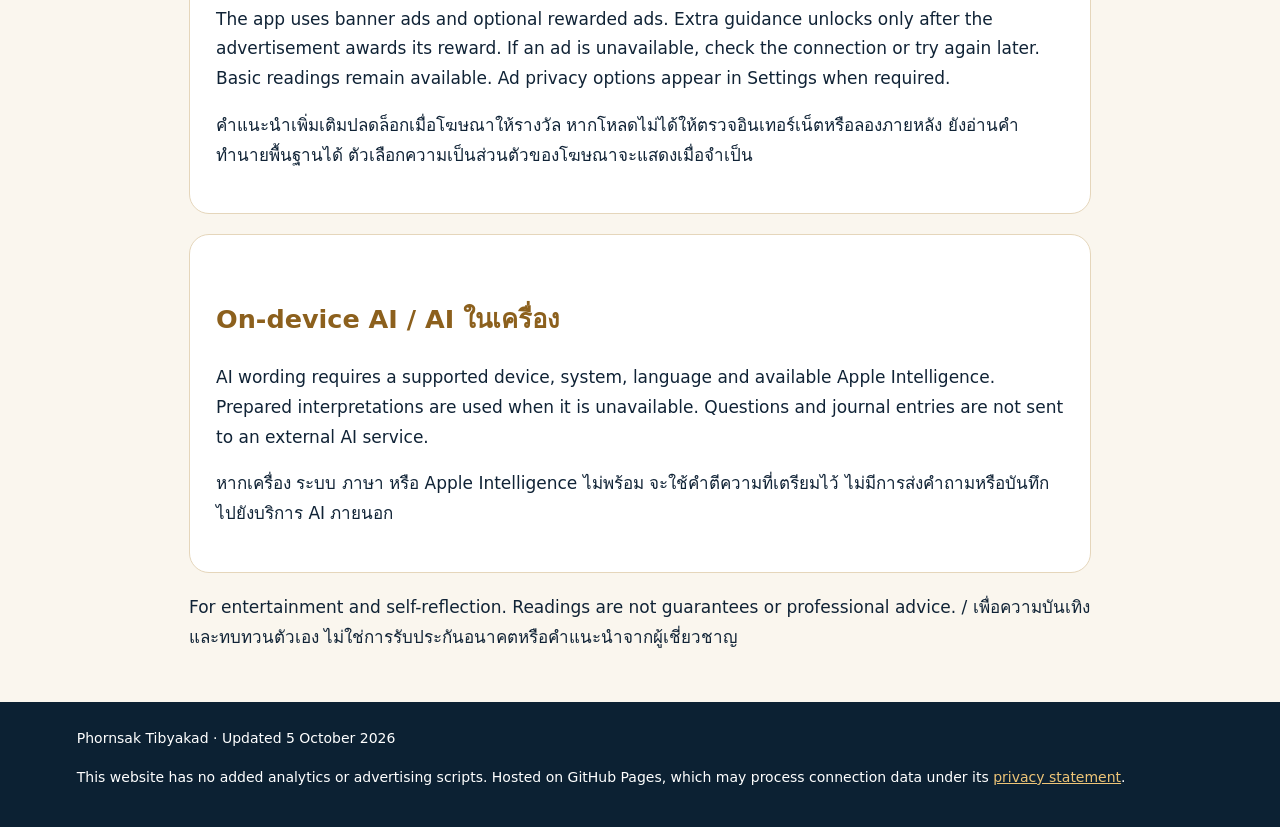
<file: tarot-horoscope/support.html>
<!doctype html><html lang="en"><head><meta charset="utf-8"><meta name="viewport" content="width=device-width,initial-scale=1"><title>Tarot Horoscope · Support</title><link rel="stylesheet" href="../styles.css"></head><body><header><nav><a href="../index.html">Phornsak · App Support</a><a href="support.html">Support / ช่วยเหลือ</a><a href="privacy.html">Privacy / ความเป็นส่วนตัว</a></nav></header><main><h1>Support / ช่วยเหลือ</h1><p class="lead">ดูดวงไพ่ทาโร · Tarot Horoscope for iPhone and iPad</p><section><h2>Contact / ติดต่อ</h2><p>Developer: Phornsak Tibyakad. Report a problem or ask about the app or privacy policy using GitHub Issues. GitHub sign-in is required and reports are public. Do not include personal questions, journal entries, sensitive information, passwords, or device identifiers.</p><p>แจ้งปัญหาหรือสอบถามผ่าน GitHub Issues ต้องเข้าสู่ระบบ GitHub และข้อความจะเป็นสาธารณะ กรุณาไม่ใส่คำถามส่วนตัว บันทึกคำทำนาย รหัสผ่าน หรือข้อมูลอ่อนไหว</p><a class="button" href="https://github.com/phornsak-t/app-support/issues/new">Contact support / แจ้งปัญหา</a><p>Include the app name, app version, iPhone or iPad model, iOS version, language and steps to reproduce the problem.</p></section><section><h2>Readings & language / เปิดไพ่และภาษา</h2><p>Choose one or three cards and a topic: love, career, money, or general. Tap a revealed card to see its full image and pinch to zoom. In Settings, choose Thai, English, or the phone language.</p><p>เลือกไพ่ 1 หรือ 3 ใบ และเรื่องที่สนใจ แตะไพ่ที่เปิดได้เพื่อดูภาพเต็มและซูม เปลี่ยนภาษาไทย อังกฤษ หรือตามมือถือได้ในการตั้งค่า</p></section><section><h2>Journal & deletion / บันทึกและการลบ</h2><p>Readings and notes are stored locally on your device. Delete saved readings in Journal. There is no account or cloud synchronization service operated by the developer. Uninstalling the app removes its local data; iOS backups may retain data according to your device settings.</p><p>บันทึกและโน้ตเก็บในอุปกรณ์ของคุณ ลบบันทึกได้ในหน้าบันทึก ไม่มีบัญชีหรือระบบซิงค์ของผู้พัฒนา การถอนแอปลบข้อมูลในเครื่อง แต่ข้อมูลสำรองของ iOS ขึ้นอยู่กับการตั้งค่าของคุณ</p></section><section><h2>Ads / โฆษณา</h2><p>The app uses banner ads and optional rewarded ads. Extra guidance unlocks only after the advertisement awards its reward. If an ad is unavailable, check the connection or try again later. Basic readings remain available. Ad privacy options appear in Settings when required.</p><p>คำแนะนำเพิ่มเติมปลดล็อกเมื่อโฆษณาให้รางวัล หากโหลดไม่ได้ให้ตรวจอินเทอร์เน็ตหรือลองภายหลัง ยังอ่านคำทำนายพื้นฐานได้ ตัวเลือกความเป็นส่วนตัวของโฆษณาจะแสดงเมื่อจำเป็น</p></section><section><h2>On-device AI / AI ในเครื่อง</h2><p>AI wording requires a supported device, system, language and available Apple Intelligence. Prepared interpretations are used when it is unavailable. Questions and journal entries are not sent to an external AI service.</p><p>หากเครื่อง ระบบ ภาษา หรือ Apple Intelligence ไม่พร้อม จะใช้คำตีความที่เตรียมไว้ ไม่มีการส่งคำถามหรือบันทึกไปยังบริการ AI ภายนอก</p></section><p>For entertainment and self-reflection. Readings are not guarantees or professional advice. / เพื่อความบันเทิงและทบทวนตัวเอง ไม่ใช่การรับประกันอนาคตหรือคำแนะนำจากผู้เชี่ยวชาญ</p></main><footer>Phornsak Tibyakad · Updated 5 October 2026<p>This website has no added analytics or advertising scripts. Hosted on GitHub Pages, which may process connection data under its <a href="https://docs.github.com/en/site-policy/privacy-policies/github-general-privacy-statement">privacy statement</a>.</p></footer></body></html>
</file>
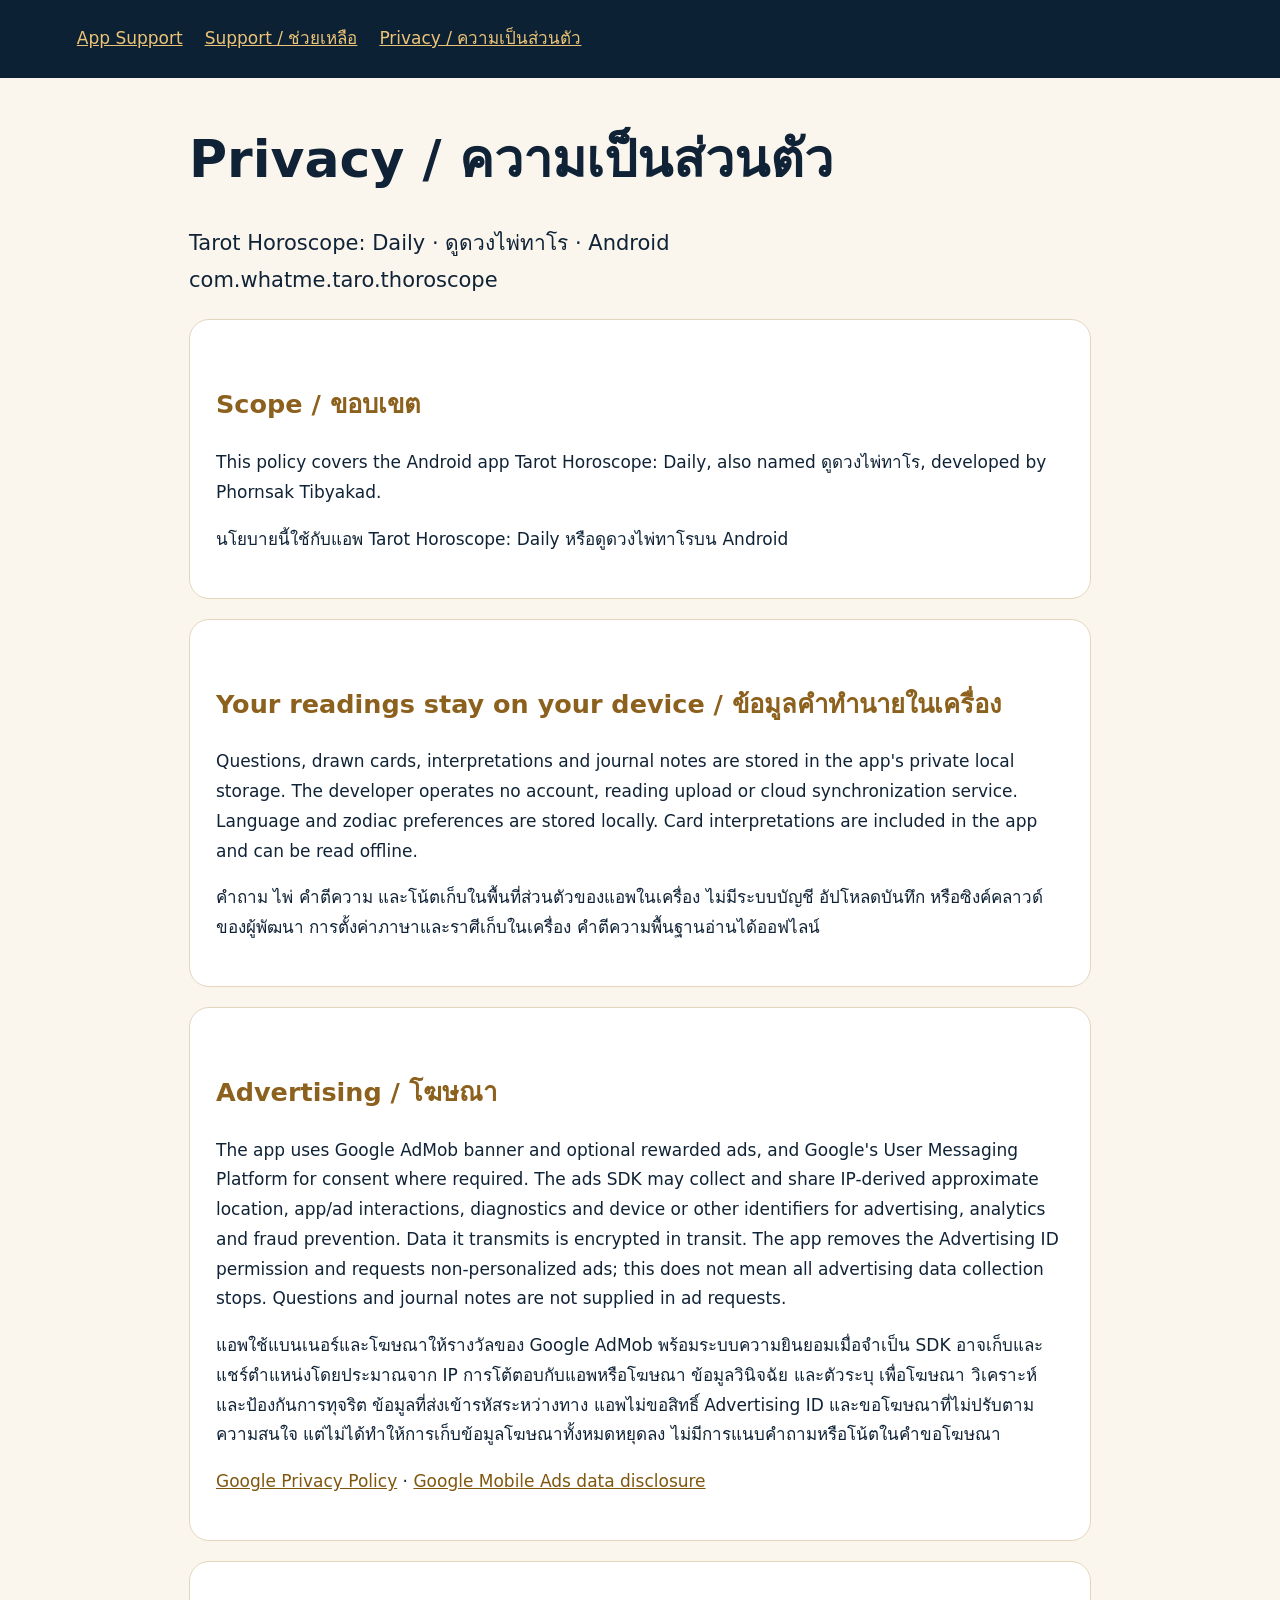
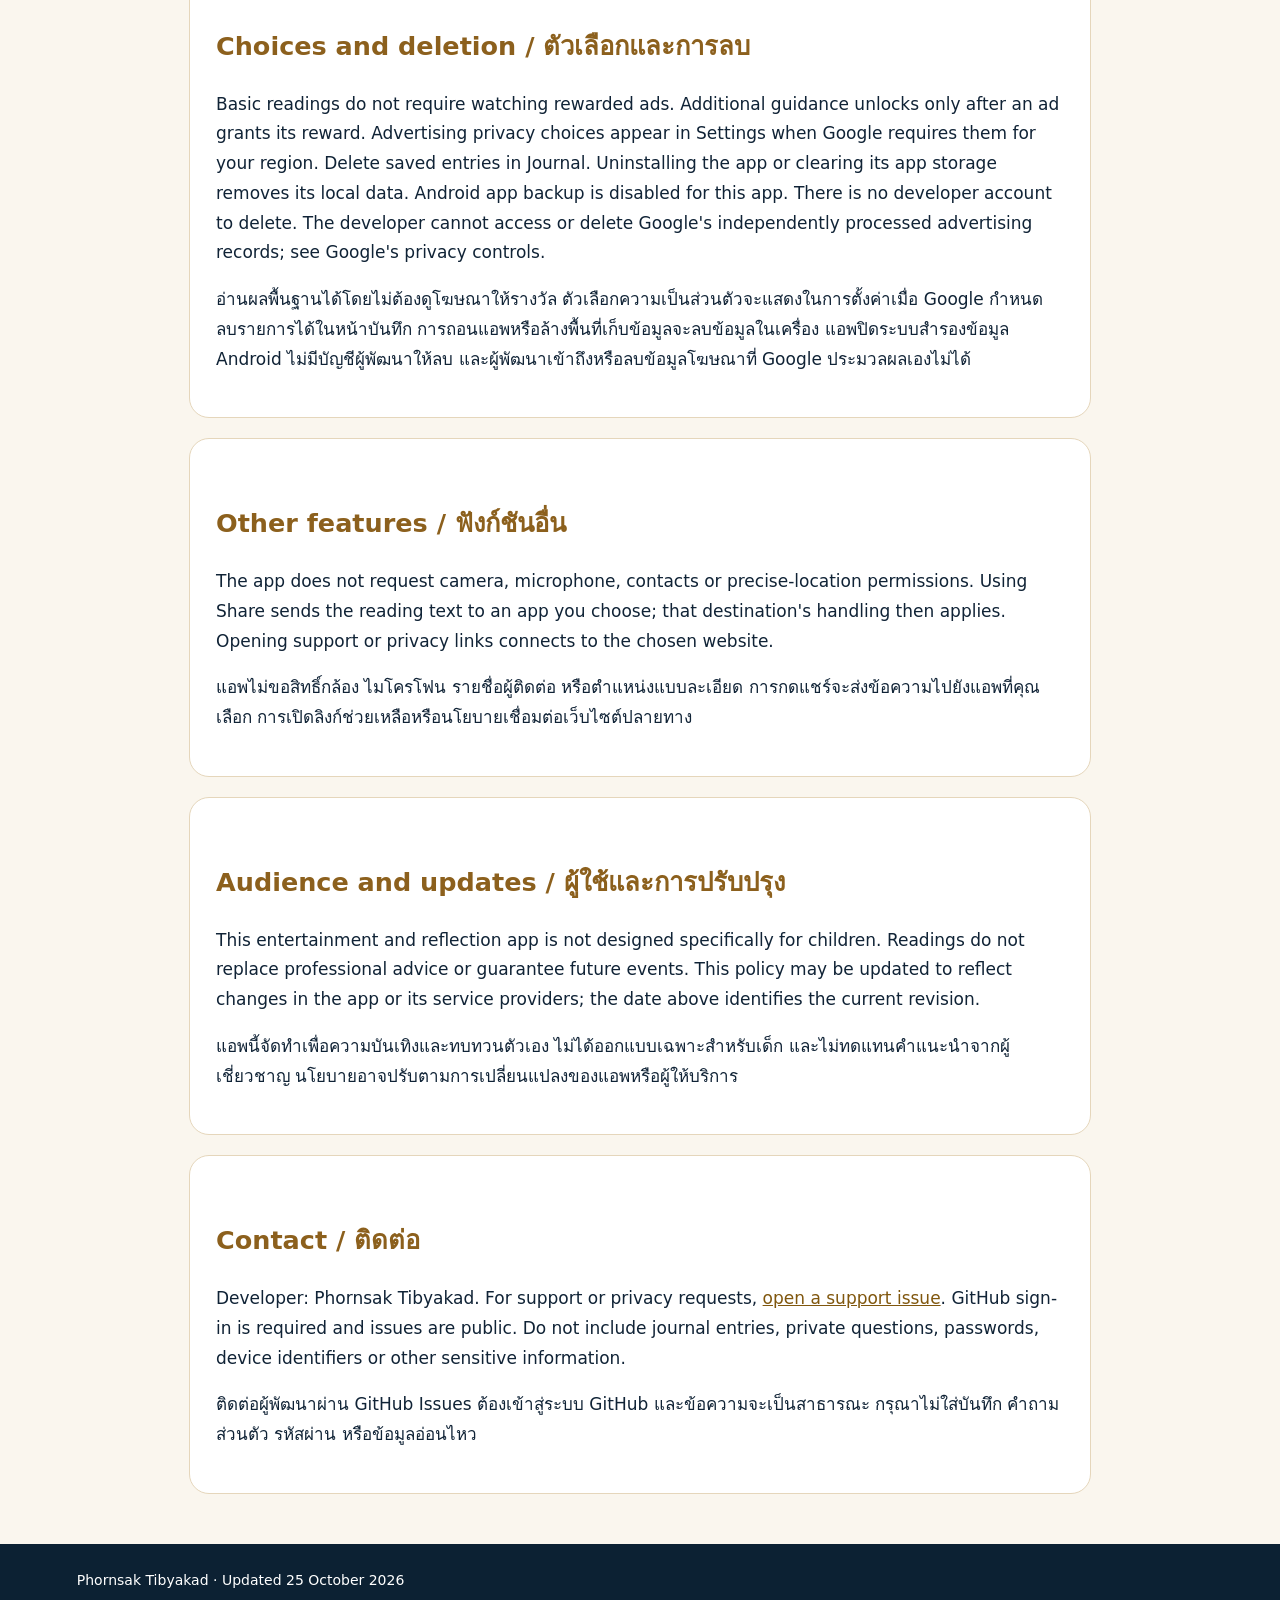
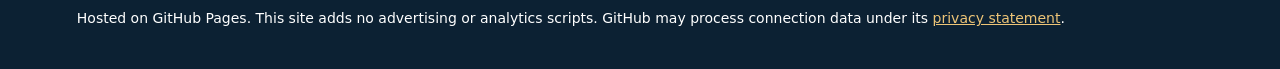
<file: tarot-horoscope/android/privacy.html>
<!doctype html><html lang="en"><head><meta charset="utf-8"><meta name="viewport" content="width=device-width,initial-scale=1"><title>Tarot Horoscope Android · Privacy / ความเป็นส่วนตัว</title><link rel="stylesheet" href="../../styles.css"></head><body><header><nav><a href="../../index.html">App Support</a><a href="support.html">Support / ช่วยเหลือ</a><a href="privacy.html">Privacy / ความเป็นส่วนตัว</a></nav></header><main><h1>Privacy / ความเป็นส่วนตัว</h1><p class="lead">Tarot Horoscope: Daily · ดูดวงไพ่ทาโร · Android<br>com.whatme.taro.thoroscope</p><section><h2>Scope / ขอบเขต</h2><p>This policy covers the Android app Tarot Horoscope: Daily, also named ดูดวงไพ่ทาโร, developed by Phornsak Tibyakad.</p><p>นโยบายนี้ใช้กับแอพ Tarot Horoscope: Daily หรือดูดวงไพ่ทาโรบน Android</p></section>
<section><h2>Your readings stay on your device / ข้อมูลคำทำนายในเครื่อง</h2><p>Questions, drawn cards, interpretations and journal notes are stored in the app's private local storage. The developer operates no account, reading upload or cloud synchronization service. Language and zodiac preferences are stored locally. Card interpretations are included in the app and can be read offline.</p><p>คำถาม ไพ่ คำตีความ และโน้ตเก็บในพื้นที่ส่วนตัวของแอพในเครื่อง ไม่มีระบบบัญชี อัปโหลดบันทึก หรือซิงค์คลาวด์ของผู้พัฒนา การตั้งค่าภาษาและราศีเก็บในเครื่อง คำตีความพื้นฐานอ่านได้ออฟไลน์</p></section>
<section><h2>Advertising / โฆษณา</h2><p>The app uses Google AdMob banner and optional rewarded ads, and Google's User Messaging Platform for consent where required. The ads SDK may collect and share IP-derived approximate location, app/ad interactions, diagnostics and device or other identifiers for advertising, analytics and fraud prevention. Data it transmits is encrypted in transit. The app removes the Advertising ID permission and requests non-personalized ads; this does not mean all advertising data collection stops. Questions and journal notes are not supplied in ad requests.</p><p>แอพใช้แบนเนอร์และโฆษณาให้รางวัลของ Google AdMob พร้อมระบบความยินยอมเมื่อจำเป็น SDK อาจเก็บและแชร์ตำแหน่งโดยประมาณจาก IP การโต้ตอบกับแอพหรือโฆษณา ข้อมูลวินิจฉัย และตัวระบุ เพื่อโฆษณา วิเคราะห์ และป้องกันการทุจริต ข้อมูลที่ส่งเข้ารหัสระหว่างทาง แอพไม่ขอสิทธิ์ Advertising ID และขอโฆษณาที่ไม่ปรับตามความสนใจ แต่ไม่ได้ทำให้การเก็บข้อมูลโฆษณาทั้งหมดหยุดลง ไม่มีการแนบคำถามหรือโน้ตในคำขอโฆษณา</p><p><a href="https://policies.google.com/privacy">Google Privacy Policy</a> · <a href="https://developers.google.com/admob/android/privacy/play-data-disclosure">Google Mobile Ads data disclosure</a></p></section>
<section><h2>Choices and deletion / ตัวเลือกและการลบ</h2><p>Basic readings do not require watching rewarded ads. Additional guidance unlocks only after an ad grants its reward. Advertising privacy choices appear in Settings when Google requires them for your region. Delete saved entries in Journal. Uninstalling the app or clearing its app storage removes its local data. Android app backup is disabled for this app. There is no developer account to delete. The developer cannot access or delete Google's independently processed advertising records; see Google's privacy controls.</p><p>อ่านผลพื้นฐานได้โดยไม่ต้องดูโฆษณาให้รางวัล ตัวเลือกความเป็นส่วนตัวจะแสดงในการตั้งค่าเมื่อ Google กำหนด ลบรายการได้ในหน้าบันทึก การถอนแอพหรือล้างพื้นที่เก็บข้อมูลจะลบข้อมูลในเครื่อง แอพปิดระบบสำรองข้อมูล Android ไม่มีบัญชีผู้พัฒนาให้ลบ และผู้พัฒนาเข้าถึงหรือลบข้อมูลโฆษณาที่ Google ประมวลผลเองไม่ได้</p></section>
<section><h2>Other features / ฟังก์ชันอื่น</h2><p>The app does not request camera, microphone, contacts or precise-location permissions. Using Share sends the reading text to an app you choose; that destination's handling then applies. Opening support or privacy links connects to the chosen website.</p><p>แอพไม่ขอสิทธิ์กล้อง ไมโครโฟน รายชื่อผู้ติดต่อ หรือตำแหน่งแบบละเอียด การกดแชร์จะส่งข้อความไปยังแอพที่คุณเลือก การเปิดลิงก์ช่วยเหลือหรือนโยบายเชื่อมต่อเว็บไซต์ปลายทาง</p></section>
<section><h2>Audience and updates / ผู้ใช้และการปรับปรุง</h2><p>This entertainment and reflection app is not designed specifically for children. Readings do not replace professional advice or guarantee future events. This policy may be updated to reflect changes in the app or its service providers; the date above identifies the current revision.</p><p>แอพนี้จัดทำเพื่อความบันเทิงและทบทวนตัวเอง ไม่ได้ออกแบบเฉพาะสำหรับเด็ก และไม่ทดแทนคำแนะนำจากผู้เชี่ยวชาญ นโยบายอาจปรับตามการเปลี่ยนแปลงของแอพหรือผู้ให้บริการ</p></section><section><h2>Contact / ติดต่อ</h2><p>Developer: Phornsak Tibyakad. For support or privacy requests, <a href="https://github.com/phornsak-t/app-support/issues/new">open a support issue</a>. GitHub sign-in is required and issues are public. Do not include journal entries, private questions, passwords, device identifiers or other sensitive information.</p><p>ติดต่อผู้พัฒนาผ่าน GitHub Issues ต้องเข้าสู่ระบบ GitHub และข้อความจะเป็นสาธารณะ กรุณาไม่ใส่บันทึก คำถามส่วนตัว รหัสผ่าน หรือข้อมูลอ่อนไหว</p></section></main><footer>Phornsak Tibyakad · Updated 25 October 2026<p>Hosted on GitHub Pages. This site adds no advertising or analytics scripts. GitHub may process connection data under its <a href="https://docs.github.com/en/site-policy/privacy-policies/github-general-privacy-statement">privacy statement</a>.</p></footer></body></html>
</file>
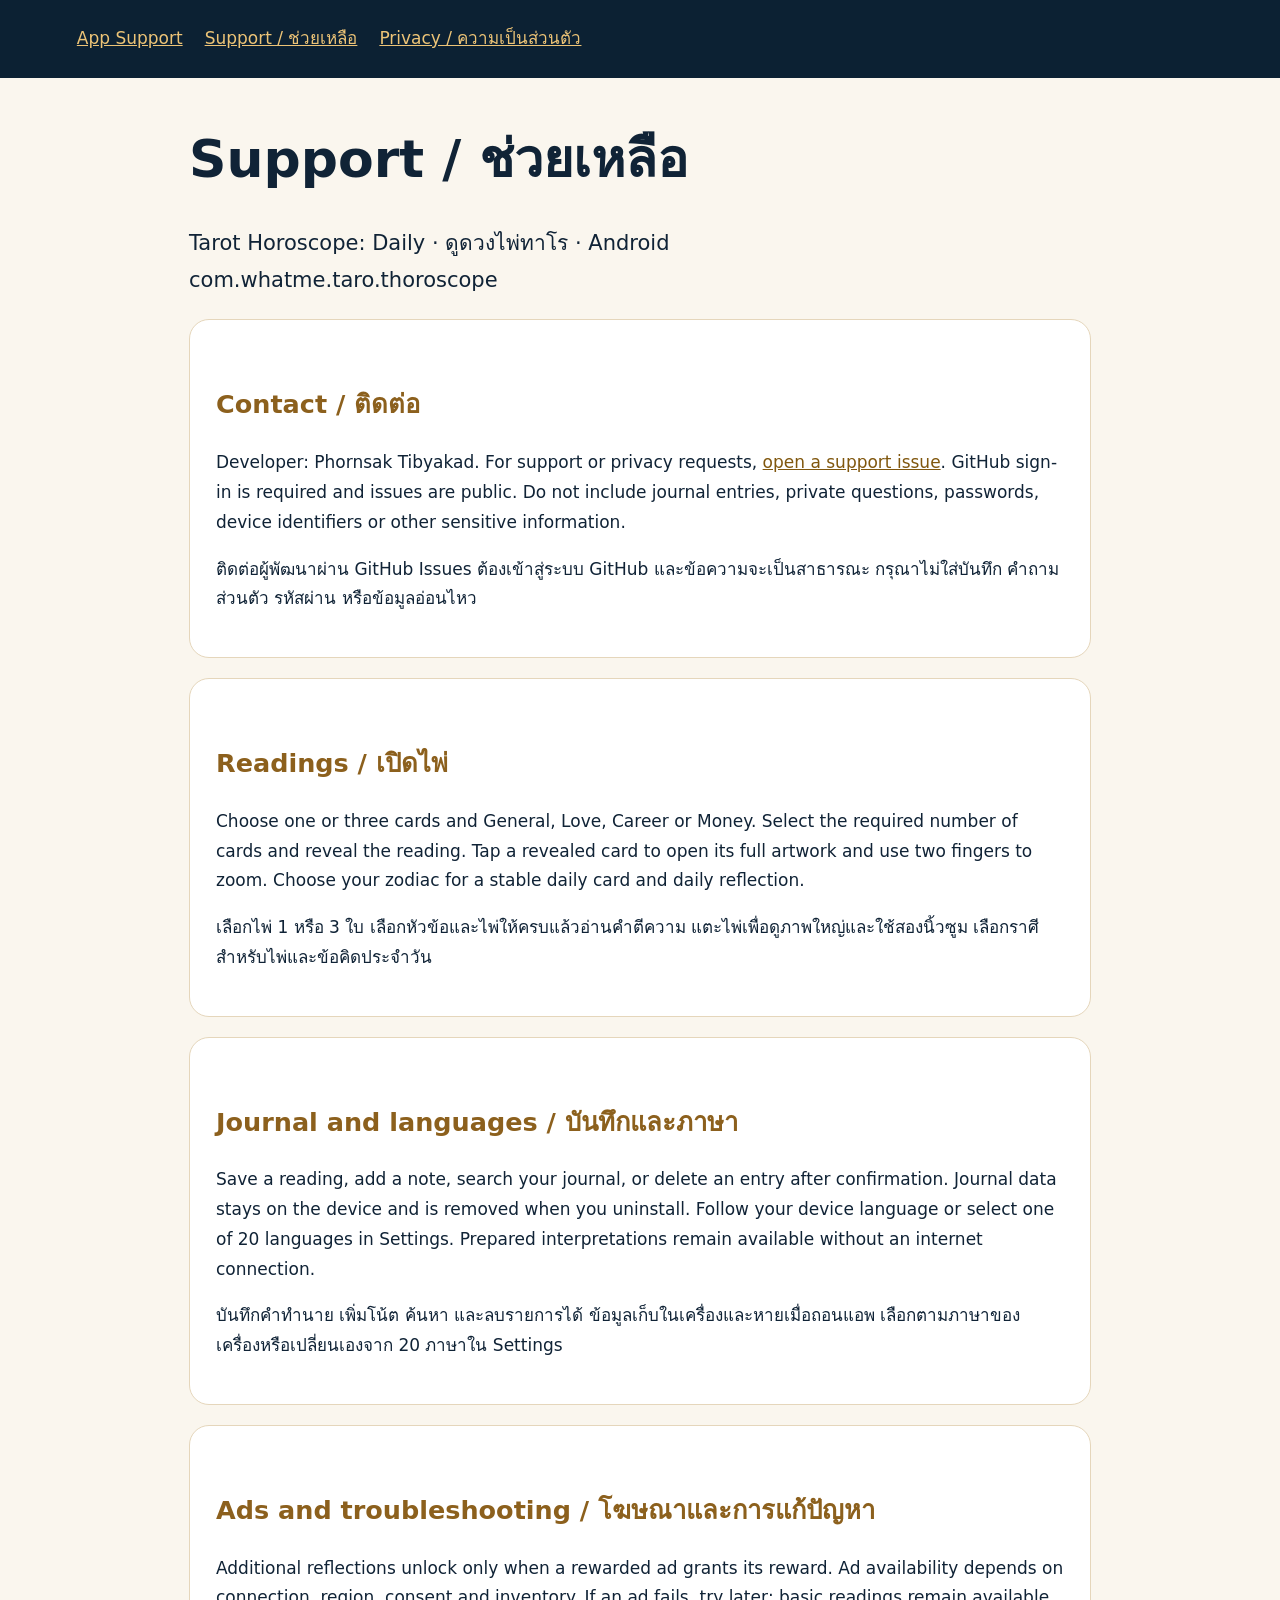
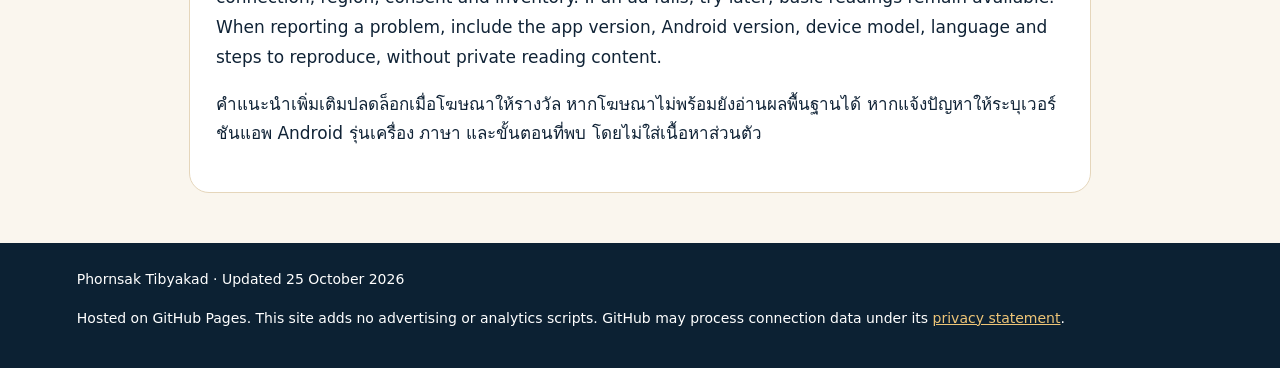
<file: tarot-horoscope/android/support.html>
<!doctype html><html lang="en"><head><meta charset="utf-8"><meta name="viewport" content="width=device-width,initial-scale=1"><title>Tarot Horoscope Android · Support / ช่วยเหลือ</title><link rel="stylesheet" href="../../styles.css"></head><body><header><nav><a href="../../index.html">App Support</a><a href="support.html">Support / ช่วยเหลือ</a><a href="privacy.html">Privacy / ความเป็นส่วนตัว</a></nav></header><main><h1>Support / ช่วยเหลือ</h1><p class="lead">Tarot Horoscope: Daily · ดูดวงไพ่ทาโร · Android<br>com.whatme.taro.thoroscope</p><section><h2>Contact / ติดต่อ</h2><p>Developer: Phornsak Tibyakad. For support or privacy requests, <a href="https://github.com/phornsak-t/app-support/issues/new">open a support issue</a>. GitHub sign-in is required and issues are public. Do not include journal entries, private questions, passwords, device identifiers or other sensitive information.</p><p>ติดต่อผู้พัฒนาผ่าน GitHub Issues ต้องเข้าสู่ระบบ GitHub และข้อความจะเป็นสาธารณะ กรุณาไม่ใส่บันทึก คำถามส่วนตัว รหัสผ่าน หรือข้อมูลอ่อนไหว</p></section><section><h2>Readings / เปิดไพ่</h2><p>Choose one or three cards and General, Love, Career or Money. Select the required number of cards and reveal the reading. Tap a revealed card to open its full artwork and use two fingers to zoom. Choose your zodiac for a stable daily card and daily reflection.</p><p>เลือกไพ่ 1 หรือ 3 ใบ เลือกหัวข้อและไพ่ให้ครบแล้วอ่านคำตีความ แตะไพ่เพื่อดูภาพใหญ่และใช้สองนิ้วซูม เลือกราศีสำหรับไพ่และข้อคิดประจำวัน</p></section><section><h2>Journal and languages / บันทึกและภาษา</h2><p>Save a reading, add a note, search your journal, or delete an entry after confirmation. Journal data stays on the device and is removed when you uninstall. Follow your device language or select one of 20 languages in Settings. Prepared interpretations remain available without an internet connection.</p><p>บันทึกคำทำนาย เพิ่มโน้ต ค้นหา และลบรายการได้ ข้อมูลเก็บในเครื่องและหายเมื่อถอนแอพ เลือกตามภาษาของเครื่องหรือเปลี่ยนเองจาก 20 ภาษาใน Settings</p></section><section><h2>Ads and troubleshooting / โฆษณาและการแก้ปัญหา</h2><p>Additional reflections unlock only when a rewarded ad grants its reward. Ad availability depends on connection, region, consent and inventory. If an ad fails, try later; basic readings remain available. When reporting a problem, include the app version, Android version, device model, language and steps to reproduce, without private reading content.</p><p>คำแนะนำเพิ่มเติมปลดล็อกเมื่อโฆษณาให้รางวัล หากโฆษณาไม่พร้อมยังอ่านผลพื้นฐานได้ หากแจ้งปัญหาให้ระบุเวอร์ชันแอพ Android รุ่นเครื่อง ภาษา และขั้นตอนที่พบ โดยไม่ใส่เนื้อหาส่วนตัว</p></section></main><footer>Phornsak Tibyakad · Updated 25 October 2026<p>Hosted on GitHub Pages. This site adds no advertising or analytics scripts. GitHub may process connection data under its <a href="https://docs.github.com/en/site-policy/privacy-policies/github-general-privacy-statement">privacy statement</a>.</p></footer></body></html>
</file>
<file: styles.css>
*{box-sizing:border-box}body{margin:0;background:#faf6ee;color:#102336;font:17px/1.75 system-ui,sans-serif}header,footer{background:#0c2133;color:#fff;padding:24px max(6vw,24px)}header a,footer a{color:#edc477}main{max-width:950px;margin:50px auto;padding:0 24px}h1{font-size:clamp(32px,6vw,52px);line-height:1.2}h2{color:#8c601d;margin-top:36px}a{color:#80570e}section{background:white;border:1px solid #e5d6bb;border-radius:20px;padding:26px;margin:20px 0}.button{display:inline-block;padding:12px 20px;border-radius:12px;background:#142b40;color:#f8d28c;text-decoration:none}.lead{font-size:21px}.muted{color:#65717b}nav{display:flex;gap:22px;flex-wrap:wrap}footer{font-size:14px}li{margin-bottom:8px}
</file>
<file: camera-editor-beauty/styles.css>
:root{font-family:-apple-system,BlinkMacSystemFont,"Segoe UI",sans-serif;color:#172334;background:#f7f9fc;font-size:17px;line-height:1.7;color-scheme:light dark;--muted:#526175;--line:#dce3ec;--card:#fff;--accent:#075cc7}
*{box-sizing:border-box}body{margin:0}header,main,footer{max-width:960px;margin:auto;padding:28px}header{display:flex;justify-content:space-between;align-items:center;gap:20px;border-bottom:1px solid var(--line)}a{color:var(--accent);text-underline-offset:4px}a:focus-visible{outline:3px solid var(--accent);outline-offset:5px;border-radius:4px}.brand{color:inherit;font-weight:750;text-decoration:none;line-height:1.3}.brand span{display:block;color:var(--muted);font-size:13px;letter-spacing:.15em;text-transform:uppercase}nav{display:flex;gap:20px;font-size:15px}main{padding-top:56px;min-height:60vh}h1{font-size:clamp(36px,7vw,64px);line-height:1.1;letter-spacing:-.04em;margin:12px 0 24px}h2{font-size:23px;line-height:1.3;letter-spacing:-.02em}p{margin:14px 0}.lead{font-size:21px;max-width:750px}.eyebrow{color:var(--accent);font-size:12px;letter-spacing:.18em;font-weight:750}.muted{color:var(--muted);font-size:14px}section{margin:36px 0}.cards{display:grid;grid-template-columns:1fr 1fr;gap:20px;margin:36px 0}.card{background:var(--card);border:1px solid var(--line);border-radius:20px;padding:24px;text-decoration:none;color:inherit}.card h2{color:var(--accent)}.button{display:inline-block;background:var(--accent);color:#fff;border-radius:12px;padding:12px 20px;text-decoration:none;font-weight:650;margin:8px 0}footer{border-top:1px solid var(--line);font-size:14px;margin-top:36px;padding-bottom:40px}
@media(prefers-color-scheme:dark){:root{color:#edf2fa;background:#10151d;--muted:#b0bdce;--line:#303b4c;--card:#1a2330;--accent:#82b8ff}.button{color:#10151d}}
@media(max-width:600px){header{align-items:flex-start;flex-direction:column}header,main,footer{padding-left:22px;padding-right:22px}main{padding-top:32px}.cards{grid-template-columns:1fr}nav{flex-wrap:wrap}h1{font-size:42px}}
</file>
<file: scanner-pdf/styles.css>
:root{color-scheme:light;--ink:#132443;--muted:#516179;--blue:#1764ed;--line:#dce5f1}*{box-sizing:border-box}body{margin:0;font:17px/1.7 -apple-system,BlinkMacSystemFont,'Segoe UI',sans-serif;background:#f6f9ff;color:var(--ink)}header{background:white;border-bottom:1px solid var(--line)}nav{max-width:1060px;margin:auto;padding:20px 26px;display:flex;align-items:center;gap:24px;flex-wrap:wrap}nav .brand{font-weight:800;font-size:24px;margin-right:auto;display:flex;align-items:center;gap:12px}nav img{width:42px;border-radius:10px}a{color:var(--blue);text-decoration:none}a:hover{text-decoration:underline}main{max-width:1000px;margin:auto;padding:62px 26px 80px}h1{font-size:clamp(34px,6vw,58px);line-height:1.12;letter-spacing:-1.8px;margin:12px 0 24px}h2{font-size:26px;line-height:1.3;margin-top:32px}p,li{color:var(--muted)}.eyebrow{font-size:13px;font-weight:700;letter-spacing:2px;color:var(--blue)}.lead{font-size:22px;max-width:760px}.card{padding:28px;background:white;border:1px solid var(--line);border-radius:20px;margin-top:24px}.grid{display:grid;grid-template-columns:1fr 1fr;gap:20px}.button{display:inline-block;padding:12px 21px;background:var(--blue);color:white;border-radius:12px;font-weight:600;margin:8px 10px 8px 0}details{padding:18px 0;border-bottom:1px solid var(--line)}summary{cursor:pointer;font-weight:650}footer{max-width:1000px;margin:auto;padding:24px 26px;border-top:1px solid var(--line);font-size:14px;color:var(--muted)}.thai{padding-top:24px;margin-top:30px;border-top:1px solid var(--line)}.contact{padding:18px;background:#edf4ff;border-radius:12px}.notice{color:#785a12;background:#fff9e6;border:1px solid #eddfaa;border-radius:12px;padding:18px}.langs{font-size:14px}@media(max-width:650px){main{padding-top:36px}.grid{grid-template-columns:1fr}nav{gap:15px}nav .brand{width:100%}.card{padding:22px}}
</file>
